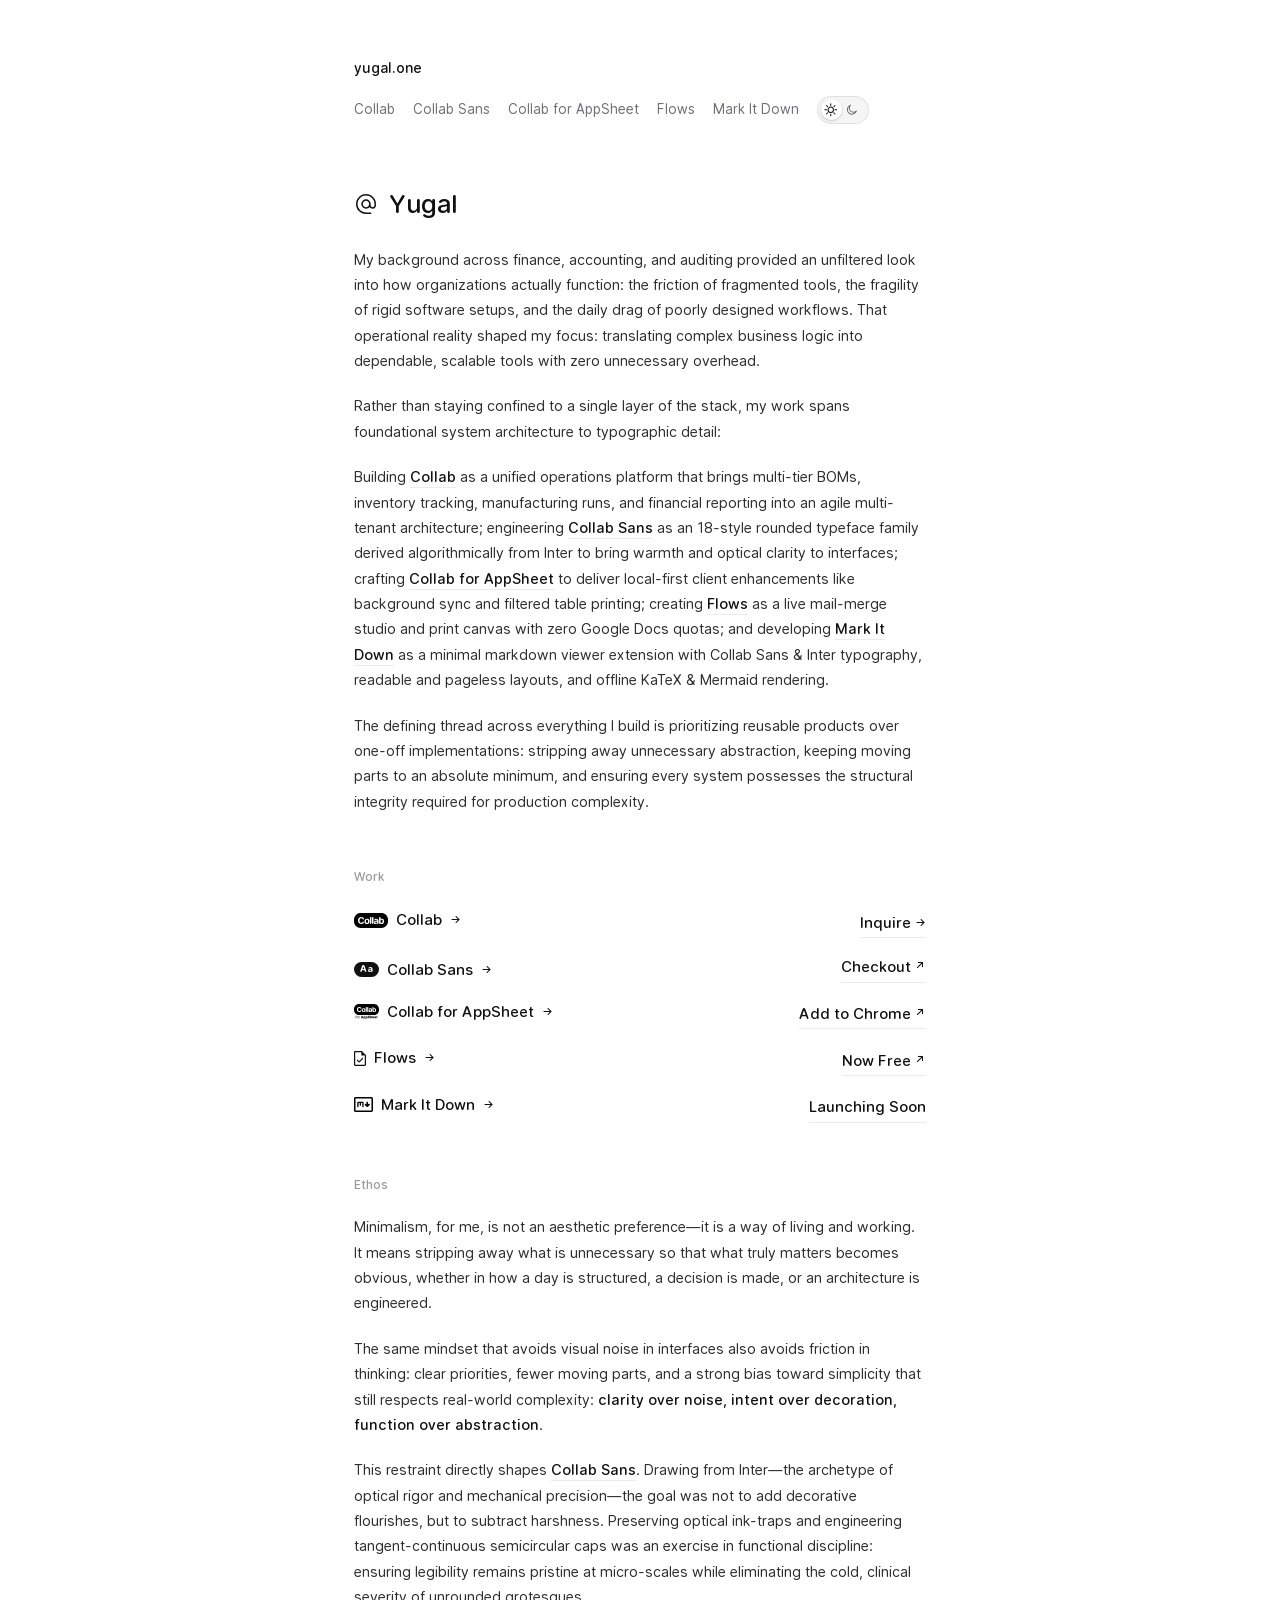
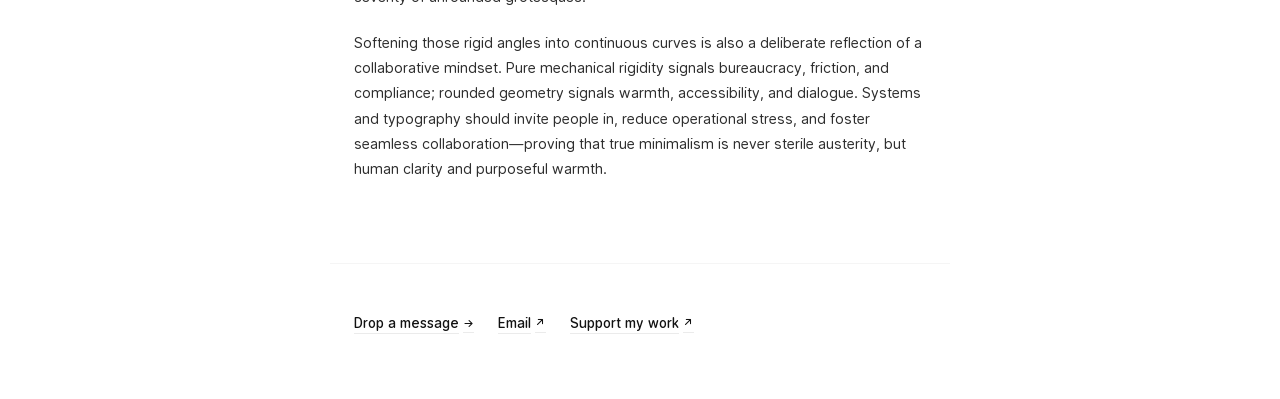
<file: index.html>
<!DOCTYPE html>
<html lang="en">
<head>
  <meta charset="UTF-8">
  <meta name="viewport" content="width=device-width, initial-scale=1.0">
  <title>Yugal</title>
  <meta name="description" content="Translating real business logic into scalable enterprise workflows, minimal digital tools, and typographic systems.">
  <meta name="theme-color" content="#ffffff">
  <link rel="canonical" href="https://yugal.one/">
  <link rel="icon" type="image/svg+xml" href="/yugal/Logo/alternate_email_500dp_000000_FILL1_wght400_GRAD0_opsz48.svg">
  <link rel="stylesheet" href="/css/style.css">

  <script>
    (function () {
      try {
        var t = localStorage.getItem('theme');
        if (!t) {
          t = window.matchMedia('(prefers-color-scheme: dark)').matches ? 'dark' : 'light';
        }
        document.documentElement.setAttribute('data-theme', t);
        if (t === 'dark') {
          var m = document.querySelector('meta[name="theme-color"]');
          if (m) m.setAttribute('content', '#0c0c0c');
        }
      } catch (e) {}
    })();
  </script>

  <!-- Open Graph -->
  <meta property="og:title" content="Yugal">
  <meta property="og:description" content="Translating real business logic into scalable enterprise workflows, minimal digital tools, and typographic systems.">
  <meta property="og:url" content="https://yugal.one/">
  <meta property="og:type" content="website">

  <!-- Google tag (gtag.js) -->
  <script async src="https://www.googletagmanager.com/gtag/js?id=G-ZXEJWQXCP9"></script>
  <script>
    window.dataLayer = window.dataLayer || [];
    function gtag(){dataLayer.push(arguments);}
    gtag('js', new Date());

    gtag('config', 'G-ZXEJWQXCP9');
  </script>
</head>
<body>

  <!-- Minimalist Header -->
  <header class="site-header">
    <nav class="site-nav">
      <a href="/" class="brand-title">yugal.one</a>
      <div class="nav-right">
        <div class="nav-links">
          <a href="/collab" class="nav-link">Collab</a>
          <a href="/collab-sans" class="nav-link">Collab Sans</a>
          <a href="/collab-for-appsheet" class="nav-link">Collab for AppSheet</a>
          <a href="/flows" class="nav-link">Flows</a>
          <a href="/mark-it-down" class="nav-link">Mark It Down</a>
        </div>
        <div class="theme-toggle" role="radiogroup" aria-label="Color theme" data-theme="light" tabindex="0">
          <span class="toggle-thumb" aria-hidden="true"></span>
          <button type="button" role="radio" aria-checked="true" aria-label="Light theme" class="toggle-btn toggle-sun" data-theme-btn="light">
            <svg width="14" height="14" viewBox="0 0 16 16" fill="none" aria-hidden="true">
              <g stroke="currentColor" stroke-width="1.2" stroke-linecap="round" stroke-linejoin="round">
                <circle cx="8" cy="8" r="3.2"></circle>
                <path d="M8 1v2M8 13v2M1 8h2M13 8h2M3.05 3.05l1.41 1.41M11.54 11.54l1.41 1.41M3.05 12.95l1.41-1.41M11.54 4.46l1.41-1.41"></path>
              </g>
            </svg>
          </button>
          <button type="button" role="radio" aria-checked="false" aria-label="Dark theme" class="toggle-btn toggle-moon" data-theme-btn="dark">
            <svg width="14" height="14" viewBox="0 0 16 16" fill="none" aria-hidden="true">
              <path d="M13.5 9.5a5.5 5.5 0 1 1-7-7 4.5 4.5 0 0 0 7 7Z" stroke="currentColor" stroke-width="1.2" stroke-linecap="round" stroke-linejoin="round"></path>
            </svg>
          </button>
        </div>
      </div>
    </nav>
  </header>

  <!-- Main Wrap -->
  <main class="page-wrap">

    <div class="page-header">
      <h1 class="page-title">
        <span class="page-title-mark mark-yugal">
          <svg class="mark-svg" viewBox="0 -960 960 960" aria-hidden="true">
            <path d="M480-80q-83 0-156-31.5T197-197q-54-54-85.5-127T80-480q0-83 31.5-156T197-763q54-54 127-85.5T480-880q83 0 156 31.5T763-763q54 54 85.5 127T880-480v53q0 56-39.34 94.5Q801.31-294 744-294q-36.08 0-68.04-17.5Q644-329 627-361q-26 34-65.08 50.5Q522.83-294 480-294q-77.61 0-132.3-54Q293-402 293-480.01q0-78.02 54.5-133Q402-668 480-668t132.5 54.99Q667-558.02 667-480v53q0 30.61 22.5 51.81Q712-354 743.5-354t54-21.19Q820-396.39 820-427v-53q0-142.38-99-241.19T480-820q-142 0-241 99t-99 241q0 142 98.81 241 98.82 99 241.19 99h184q12.75 0 21.38 8.68 8.62 8.67 8.62 21.5 0 12.82-8.62 21.32Q676.75-80 664-80H480Zm90-310.75q37-36.75 37-89.25 0-54-37.06-91t-90-37Q427-608 390-571t-37 91q0 52.5 37.06 89.25t90 36.75Q533-354 570-390.75Z"/>
          </svg>
        </span>
        <span>Yugal</span>
      </h1>
    </div>

    <p>
      My background across finance, accounting, and auditing provided an unfiltered look into how organizations actually function: the friction of fragmented tools, the fragility of rigid software setups, and the daily drag of poorly designed workflows. That operational reality shaped my focus: translating complex business logic into dependable, scalable tools with zero unnecessary overhead.
    </p>

    <p>
      Rather than staying confined to a single layer of the stack, my work spans foundational system architecture to typographic detail:
    </p>

    <p>
      Building <a href="/collab" class="inline-link"><strong>Collab</strong></a> as a unified operations platform that brings multi-tier BOMs, inventory tracking, manufacturing runs, and financial reporting into an agile multi-tenant architecture; engineering <a href="/collab-sans" class="inline-link"><strong>Collab Sans</strong></a> as an 18-style rounded typeface family derived algorithmically from Inter to bring warmth and optical clarity to interfaces; crafting <a href="/collab-for-appsheet" class="inline-link"><strong>Collab for AppSheet</strong></a> to deliver local-first client enhancements like background sync and filtered table printing; creating <a href="/flows" class="inline-link"><strong>Flows</strong></a> as a live mail-merge studio and print canvas with zero Google Docs quotas; and developing <a href="/mark-it-down" class="inline-link"><strong>Mark It Down</strong></a> as a minimal markdown viewer extension with Collab Sans &amp; Inter typography, readable and pageless layouts, and offline KaTeX &amp; Mermaid rendering.
    </p>

    <p>
      The defining thread across everything I build is prioritizing reusable products over one-off implementations: stripping away unnecessary abstraction, keeping moving parts to an absolute minimum, and ensuring every system possesses the structural integrity required for production complexity.
    </p>

    <!-- Work -->
    <div class="section-label">Work</div>
    <div class="work-list">

      <div class="work-entry">
        <div class="work-row">
          <a href="/collab" class="work-title">
            <span class="work-title-mark mark-collab"><img src="/collab/Logo/Collab-500px-fit.svg" alt="" class="mark-svg"></span>
            <span class="work-title-text">Collab</span>
            <span class="arrow">→</span>
          </a>
          <a href="/contact/?product=Collab&tags=Product%20inquiry%2CLicensing%20%26%20billing&title=Pricing%20request%20for%20Collab&description=Hi%20Yugal%E2%80%94%0A%0AI%20would%20like%20to%20request%20pricing%20for%20Collab.%0A%0AOrganization%20%26%20deployment%20details%3A%0A-%20Deployment%20model%3A%20SaaS%20/%20Bespoke%20development%0A-%20Team%20size%3A%20%0A-%20Google%20Workspace%20edition%3A%20%0A-%20AppSheet%20license%3A%20%0A-%20Monthly%20retainership%20%26%20support%3A%20Yes%20/%20No%0A-%20Custom%20developments%20and%20add-ons%20%28if%20any%29%3A%20%0A-%20Estimated%20budget%20%26%20target%20rollout%3A%20%0A%0ALooking%20forward%20to%20your%20pricing%20and%20next%20steps." class="action-link">Inquire <span class="arrow">&rarr;</span></a>
        </div>
      </div>

      <div class="work-entry">
        <div class="work-row">
          <a href="/collab-sans" class="work-title">
            <span class="work-title-mark mark-aa" aria-hidden="true">Aa</span>
            <span class="work-title-text">Collab Sans</span>
            <span class="arrow">→</span>
          </a>
          <a href="https://github.com/yugalone/collab-sans" target="_blank" rel="noopener" class="action-link">Checkout <span class="arrow">↗</span></a>
        </div>
      </div>

      <div class="work-entry">
        <div class="work-row">
          <a href="/collab-for-appsheet" class="work-title">
            <span class="work-title-mark mark-collab-for-appsheet"><img src="/collab-for-appsheet/Logo/Collab-for-AppSheet-500px-fit.svg" alt="" class="mark-svg"></span>
            <span class="work-title-text">Collab for AppSheet</span>
            <span class="arrow">→</span>
          </a>
          <a href="https://chromewebstore.google.com/detail/pnladnoiagcckfbccpkfbpimjmmbiaok?utm_source=item-share-cb" target="_blank" rel="noopener" class="action-link">Add to Chrome <span class="arrow">↗</span></a>
        </div>
      </div>

      <div class="work-entry">
        <div class="work-row">
          <a href="/flows" class="work-title">
            <span class="work-title-mark mark-flows"><img src="/flows/Logo/Flows-500px-fit.svg" alt="" class="mark-svg"></span>
            <span class="work-title-text">Flows</span>
            <span class="arrow">→</span>
          </a>
          <a href="https://script.google.com/macros/s/AKfycbxIBeaEK0WxIMee11wfWxRfV1buk9XhU0LMexZTVU2YiMXTz5tSee_guJnmWTBE9Fp-ZA/exec" target="_blank" rel="noopener" class="action-link">Now Free <span class="arrow">↗</span></a>
        </div>
      </div>

      <div class="work-entry">
        <div class="work-row">
          <a href="/mark-it-down" class="work-title">
            <span class="work-title-mark mark-mark-it-down"><img src="/mark-it-down/Logo/Mark-It-Down-500px-fit.svg" alt="" class="mark-svg"></span>
            <span class="work-title-text">Mark It Down</span>
            <span class="arrow">→</span>
          </a>
          <a href="/mark-it-down" class="action-link">Launching Soon</a>
        </div>
      </div>

    </div>

    <!-- Ethos -->
    <div class="section-label">Ethos</div>
    <p>
      Minimalism, for me, is not an aesthetic preference—it is a way of living and working. It means stripping away what is unnecessary so that what truly matters becomes obvious, whether in how a day is structured, a decision is made, or an architecture is engineered.
    </p>
    <p>
      The same mindset that avoids visual noise in interfaces also avoids friction in thinking: clear priorities, fewer moving parts, and a strong bias toward simplicity that still respects real-world complexity: <strong>clarity over noise, intent over decoration, function over abstraction</strong>.
    </p>
    <p>
      This restraint directly shapes <a href="/collab-sans" class="inline-link"><strong>Collab Sans</strong></a>. Drawing from Inter—the archetype of optical rigor and mechanical precision—the goal was not to add decorative flourishes, but to subtract harshness. Preserving optical ink-traps and engineering tangent-continuous semicircular caps was an exercise in functional discipline: ensuring legibility remains pristine at micro-scales while eliminating the cold, clinical severity of unrounded grotesques.
    </p>
    <p>
      Softening those rigid angles into continuous curves is also a deliberate reflection of a collaborative mindset. Pure mechanical rigidity signals bureaucracy, friction, and compliance; rounded geometry signals warmth, accessibility, and dialogue. Systems and typography should invite people in, reduce operational stress, and foster seamless collaboration—proving that true minimalism is never sterile austerity, but human clarity and purposeful warmth.
    </p>

  </main>

  <!-- Universal Common Footer -->
  <footer class="site-footer">
    <div class="footer-links">
      <a href="/contact" class="footer-link">Drop a message <span class="arrow">&rarr;</span></a>
      <a href="mailto:contact@yugal.one" target="_blank" rel="noopener" class="footer-link">Email <span class="arrow">↗</span></a>
      <a href="https://pages.razorpay.com/yugalone" target="_blank" rel="noopener" class="footer-link">Support my work <span class="arrow">↗</span></a>
    </div>
  </footer>

  <script src="/js/lenis.min.js"></script>
  <script src="/js/site.js"></script>
</body>
</html>
</file>
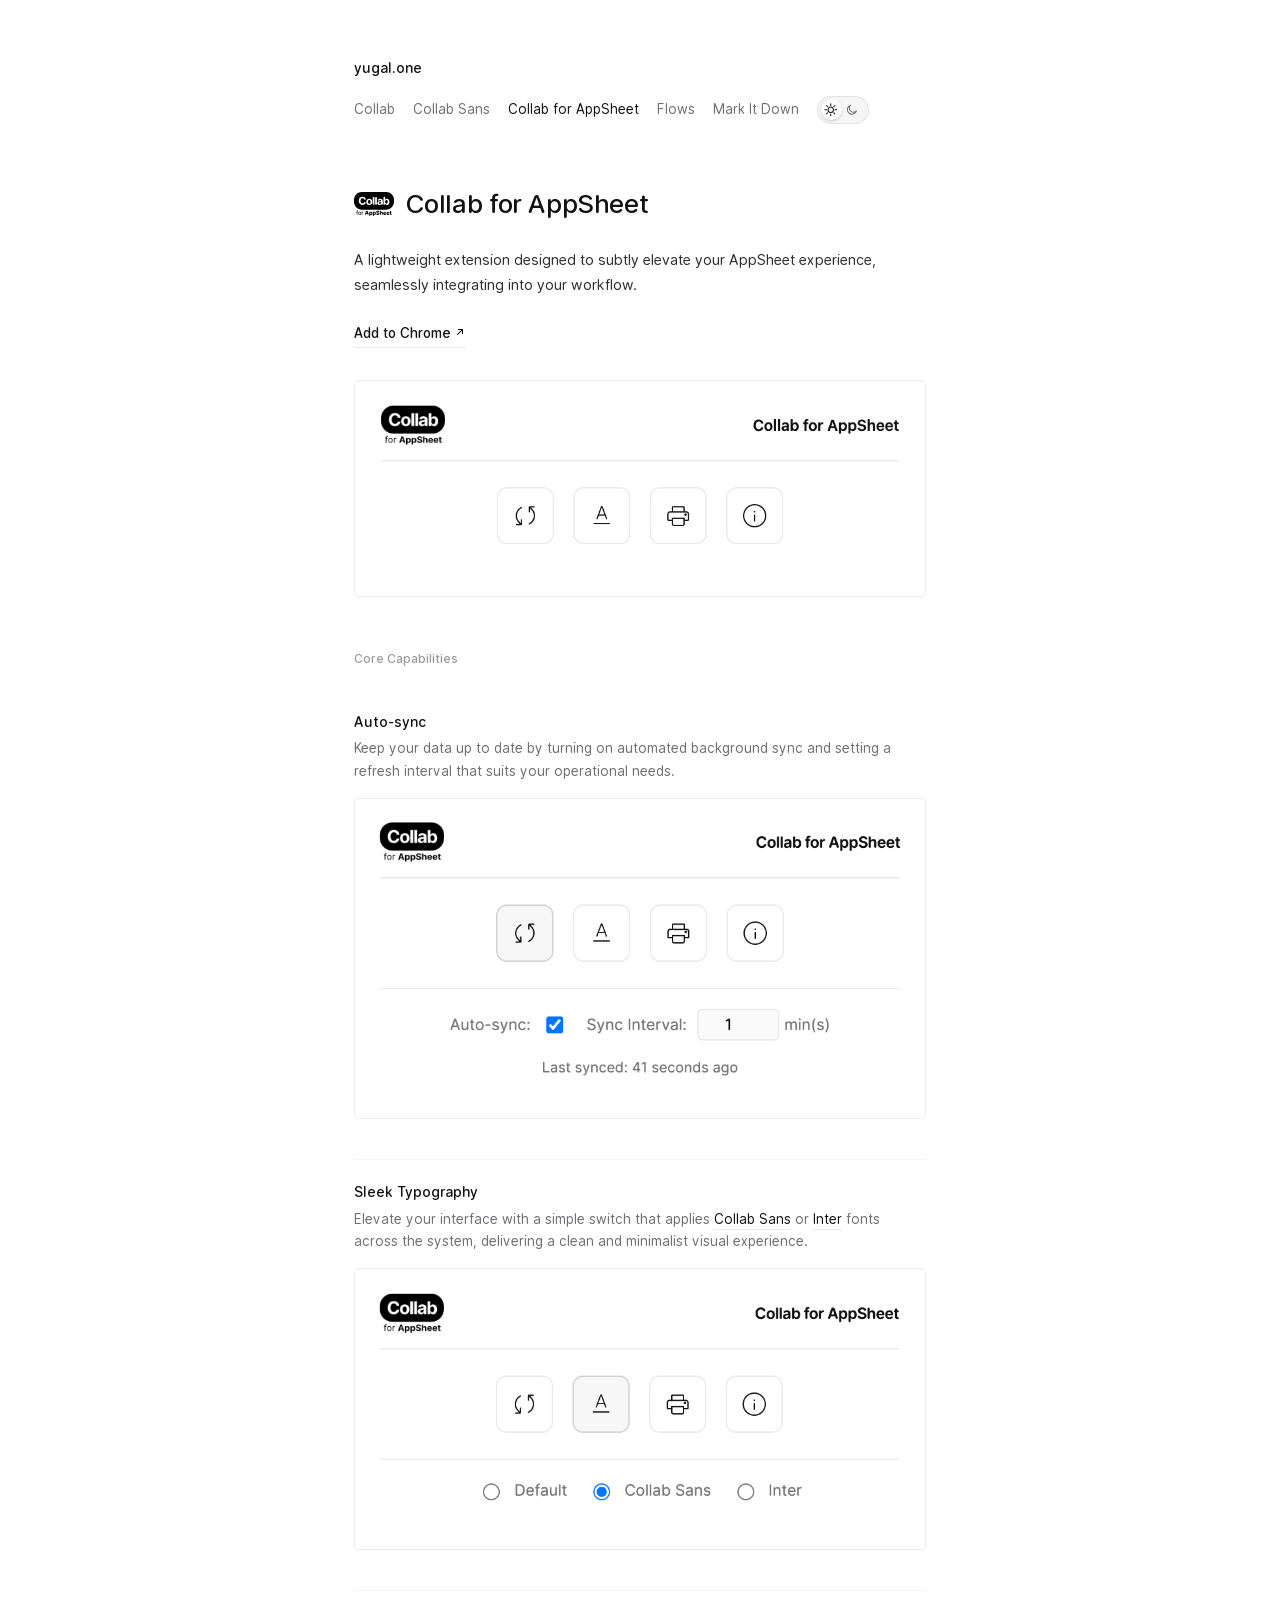
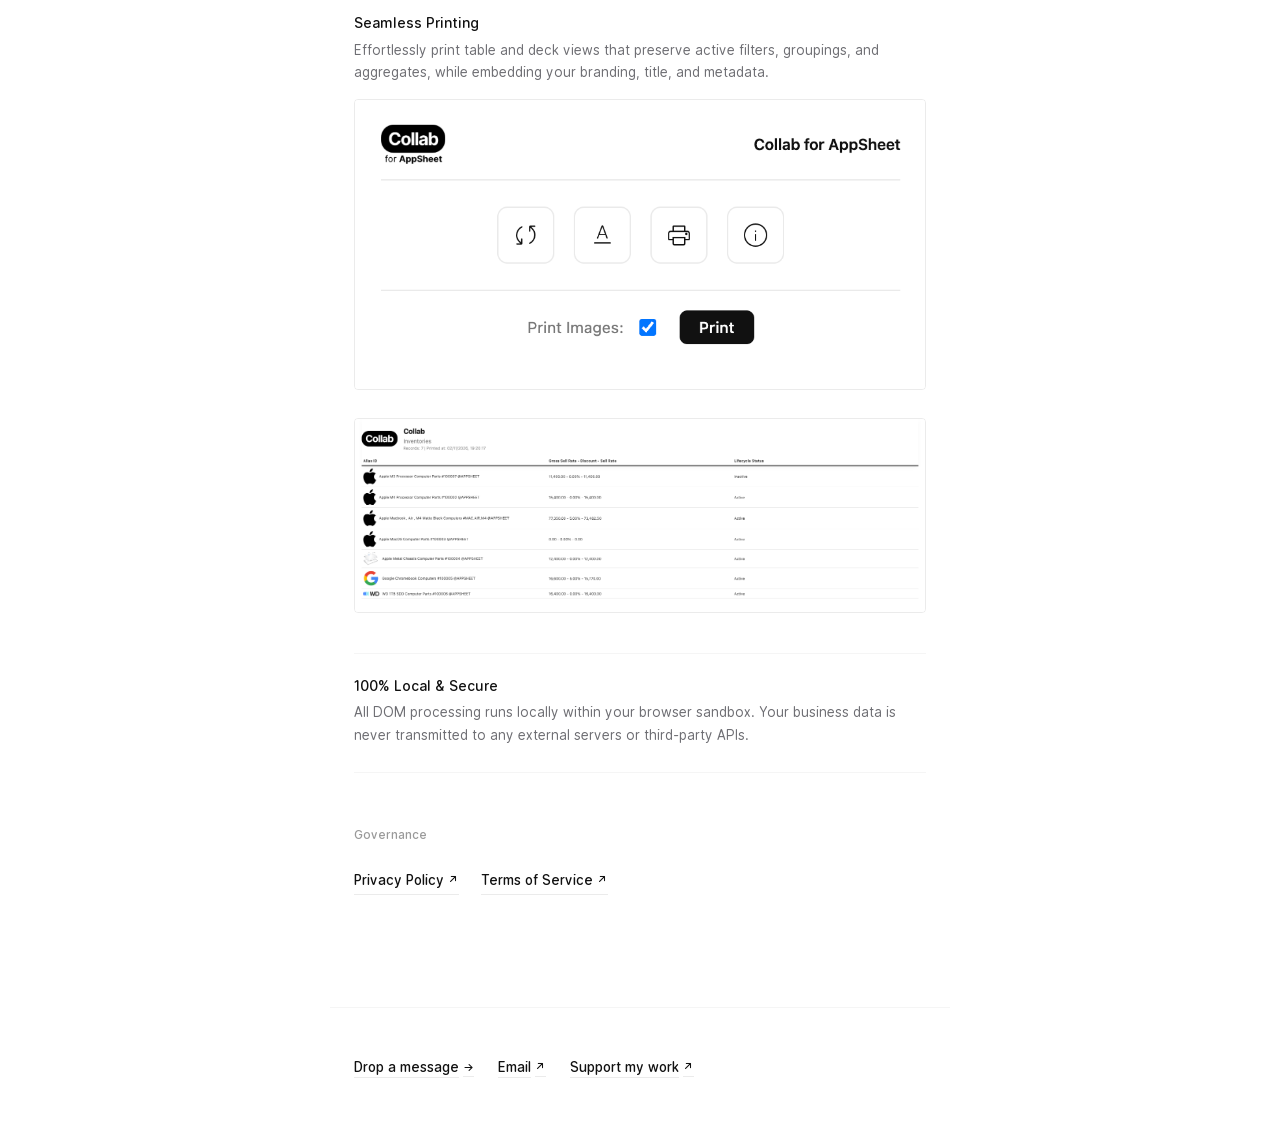
<file: collab-for-appsheet/index.html>
<!DOCTYPE html>
<html lang="en">
<head>
  <meta charset="UTF-8">
  <meta name="viewport" content="width=device-width, initial-scale=1.0">
  <title>Collab for AppSheet</title>
  <meta name="description" content="A lightweight Chrome extension designed to subtly elevate your AppSheet experience with auto-sync, Collab Sans typography, filtered table printing, and 100% local client-side execution.">
  <meta name="theme-color" content="#ffffff">
  <link rel="canonical" href="https://yugal.one/collab-for-appsheet">
  <link rel="icon" type="image/svg+xml" href="/collab-for-appsheet/Logo/Collab-for-AppSheet-500px-fit.svg">
  <link rel="stylesheet" href="/css/style.css">

  <script>
    (function () {
      try {
        var t = localStorage.getItem('theme');
        if (!t) {
          t = window.matchMedia('(prefers-color-scheme: dark)').matches ? 'dark' : 'light';
        }
        document.documentElement.setAttribute('data-theme', t);
        if (t === 'dark') {
          var m = document.querySelector('meta[name="theme-color"]');
          if (m) m.setAttribute('content', '#0c0c0c');
        }
      } catch (e) {}
    })();
  </script>

  <!-- Open Graph -->
  <meta property="og:title" content="Collab for AppSheet">
  <meta property="og:description" content="Auto-sync, Collab Sans typography toggle, filtered table printing, and 100% local client-side security for AppSheet.">
  <meta property="og:url" content="https://yugal.one/collab-for-appsheet">
  <meta property="og:type" content="website">

  <!-- Google tag (gtag.js) -->
  <script async src="https://www.googletagmanager.com/gtag/js?id=G-ZXEJWQXCP9"></script>
  <script>
    window.dataLayer = window.dataLayer || [];
    function gtag(){dataLayer.push(arguments);}
    gtag('js', new Date());

    gtag('config', 'G-ZXEJWQXCP9');
  </script>
</head>
<body>

  <!-- Minimalist Header -->
  <header class="site-header">
    <nav class="site-nav">
      <a href="/" class="brand-title">yugal.one</a>
      <div class="nav-right">
        <div class="nav-links">
          <a href="/collab" class="nav-link">Collab</a>
          <a href="/collab-sans" class="nav-link">Collab Sans</a>
          <a href="/collab-for-appsheet" class="nav-link active">Collab for AppSheet</a>
          <a href="/flows" class="nav-link">Flows</a>
          <a href="/mark-it-down" class="nav-link">Mark It Down</a>
        </div>
        <div class="theme-toggle" role="radiogroup" aria-label="Color theme" data-theme="light" tabindex="0">
          <span class="toggle-thumb" aria-hidden="true"></span>
          <button type="button" role="radio" aria-checked="true" aria-label="Light theme" class="toggle-btn toggle-sun" data-theme-btn="light">
            <svg width="14" height="14" viewBox="0 0 16 16" fill="none" aria-hidden="true">
              <g stroke="currentColor" stroke-width="1.2" stroke-linecap="round" stroke-linejoin="round">
                <circle cx="8" cy="8" r="3.2"></circle>
                <path d="M8 1v2M8 13v2M1 8h2M13 8h2M3.05 3.05l1.41 1.41M11.54 11.54l1.41 1.41M3.05 12.95l1.41-1.41M11.54 4.46l1.41-1.41"></path>
              </g>
            </svg>
          </button>
          <button type="button" role="radio" aria-checked="false" aria-label="Dark theme" class="toggle-btn toggle-moon" data-theme-btn="dark">
            <svg width="14" height="14" viewBox="0 0 16 16" fill="none" aria-hidden="true">
              <path d="M13.5 9.5a5.5 5.5 0 1 1-7-7 4.5 4.5 0 0 0 7 7Z" stroke="currentColor" stroke-width="1.2" stroke-linecap="round" stroke-linejoin="round"></path>
            </svg>
          </button>
        </div>
      </div>
    </nav>
  </header>

  <!-- Main Wrap -->
  <main class="page-wrap">

    <div class="page-header">
      <h1 class="page-title">
        <span class="page-title-mark mark-collab-for-appsheet"><img src="/collab-for-appsheet/Logo/Collab-for-AppSheet-500px-fit.svg" alt="" class="mark-svg"></span>
        <span>Collab for AppSheet</span>
      </h1>
    </div>

    <p>
      A lightweight extension designed to subtly elevate your AppSheet experience, seamlessly integrating into your workflow.
    </p>

    <div class="action-links">
      <a href="https://chromewebstore.google.com/detail/pnladnoiagcckfbccpkfbpimjmmbiaok?utm_source=item-share-cb" target="_blank" rel="noopener" class="action-link">Add to Chrome <span class="arrow">↗</span></a>
    </div>

    <!-- Image 1.png: Popup Introduction -->
    <div class="asset-figure">
      <img src="/collab-for-appsheet/Assets/1.png" alt="Collab for AppSheet interface popup" loading="lazy">
    </div>

    <!-- Capabilities -->
    <div class="section-label">Core Capabilities</div>

    <!-- Auto-sync & Image 2.png -->
    <div class="feature-block">
      <div class="feature-title">Auto-sync</div>
      <div class="feature-text">Keep your data up to date by turning on automated background sync and setting a refresh interval that suits your operational needs.</div>
      <div class="asset-figure">
        <img src="/collab-for-appsheet/Assets/2.png" alt="Auto-sync interval configuration" loading="lazy">
      </div>
    </div>

    <!-- Sleek Typography & Image 3.png -->
    <div class="feature-block">
      <div class="feature-title">Sleek Typography</div>
      <div class="feature-text">Elevate your interface with a simple switch that applies <a href="/collab-sans" class="inline-link">Collab Sans</a> or <a href="https://rsms.me/inter/" target="_blank" rel="noopener" class="inline-link">Inter</a> fonts across the system, delivering a clean and minimalist visual experience.</div>
      <div class="asset-figure">
        <img src="/collab-for-appsheet/Assets/3.png" alt="Typography switcher: Collab Sans and Inter" loading="lazy">
      </div>
    </div>

    <!-- Seamless Printing & Image 4.png + 5.png -->
    <div class="feature-block">
      <div class="feature-title">Seamless Printing</div>
      <div class="feature-text">Effortlessly print table and deck views that preserve active filters, groupings, and aggregates, while embedding your branding, title, and metadata.</div>
      <div class="asset-figure">
        <img src="/collab-for-appsheet/Assets/4.png" alt="Print configuration popup" loading="lazy">
      </div>
      <div class="asset-figure">
        <img src="/collab-for-appsheet/Assets/5.png" alt="Printed table view with preserved filters and custom headers" loading="lazy">
      </div>
    </div>

    <!-- 100% Local & Secure -->
    <div class="feature-block">
      <div class="feature-title">100% Local &amp; Secure</div>
      <div class="feature-text">All DOM processing runs locally within your browser sandbox. Your business data is never transmitted to any external servers or third-party APIs.</div>
    </div>

    <!-- Governance -->
    <div class="section-label">Governance</div>
    <div class="action-links">
      <a href="https://docs.google.com/document/d/1PstV4HSLpxZG_pibqPvkxS_Ad-0Tgu2H/view" target="_blank" rel="noopener" class="action-link">Privacy Policy <span class="arrow">↗</span></a>
      <a href="https://docs.google.com/document/d/1j2jr3ARgTomMcEluGugr3Yt7GiZyslHG/view" target="_blank" rel="noopener" class="action-link">Terms of Service <span class="arrow">↗</span></a>
    </div>

  </main>

  <!-- Universal Common Footer -->
  <footer class="site-footer">
    <div class="footer-links">
      <a href="/contact" class="footer-link">Drop a message <span class="arrow">&rarr;</span></a>
      <a href="mailto:contact@yugal.one" target="_blank" rel="noopener" class="footer-link">Email <span class="arrow">↗</span></a>
      <a href="https://pages.razorpay.com/yugalone" target="_blank" rel="noopener" class="footer-link">Support my work <span class="arrow">↗</span></a>
    </div>
  </footer>

  <script src="/js/lenis.min.js"></script>
  <script src="/js/site.js"></script>
</body>
</html>
</file>
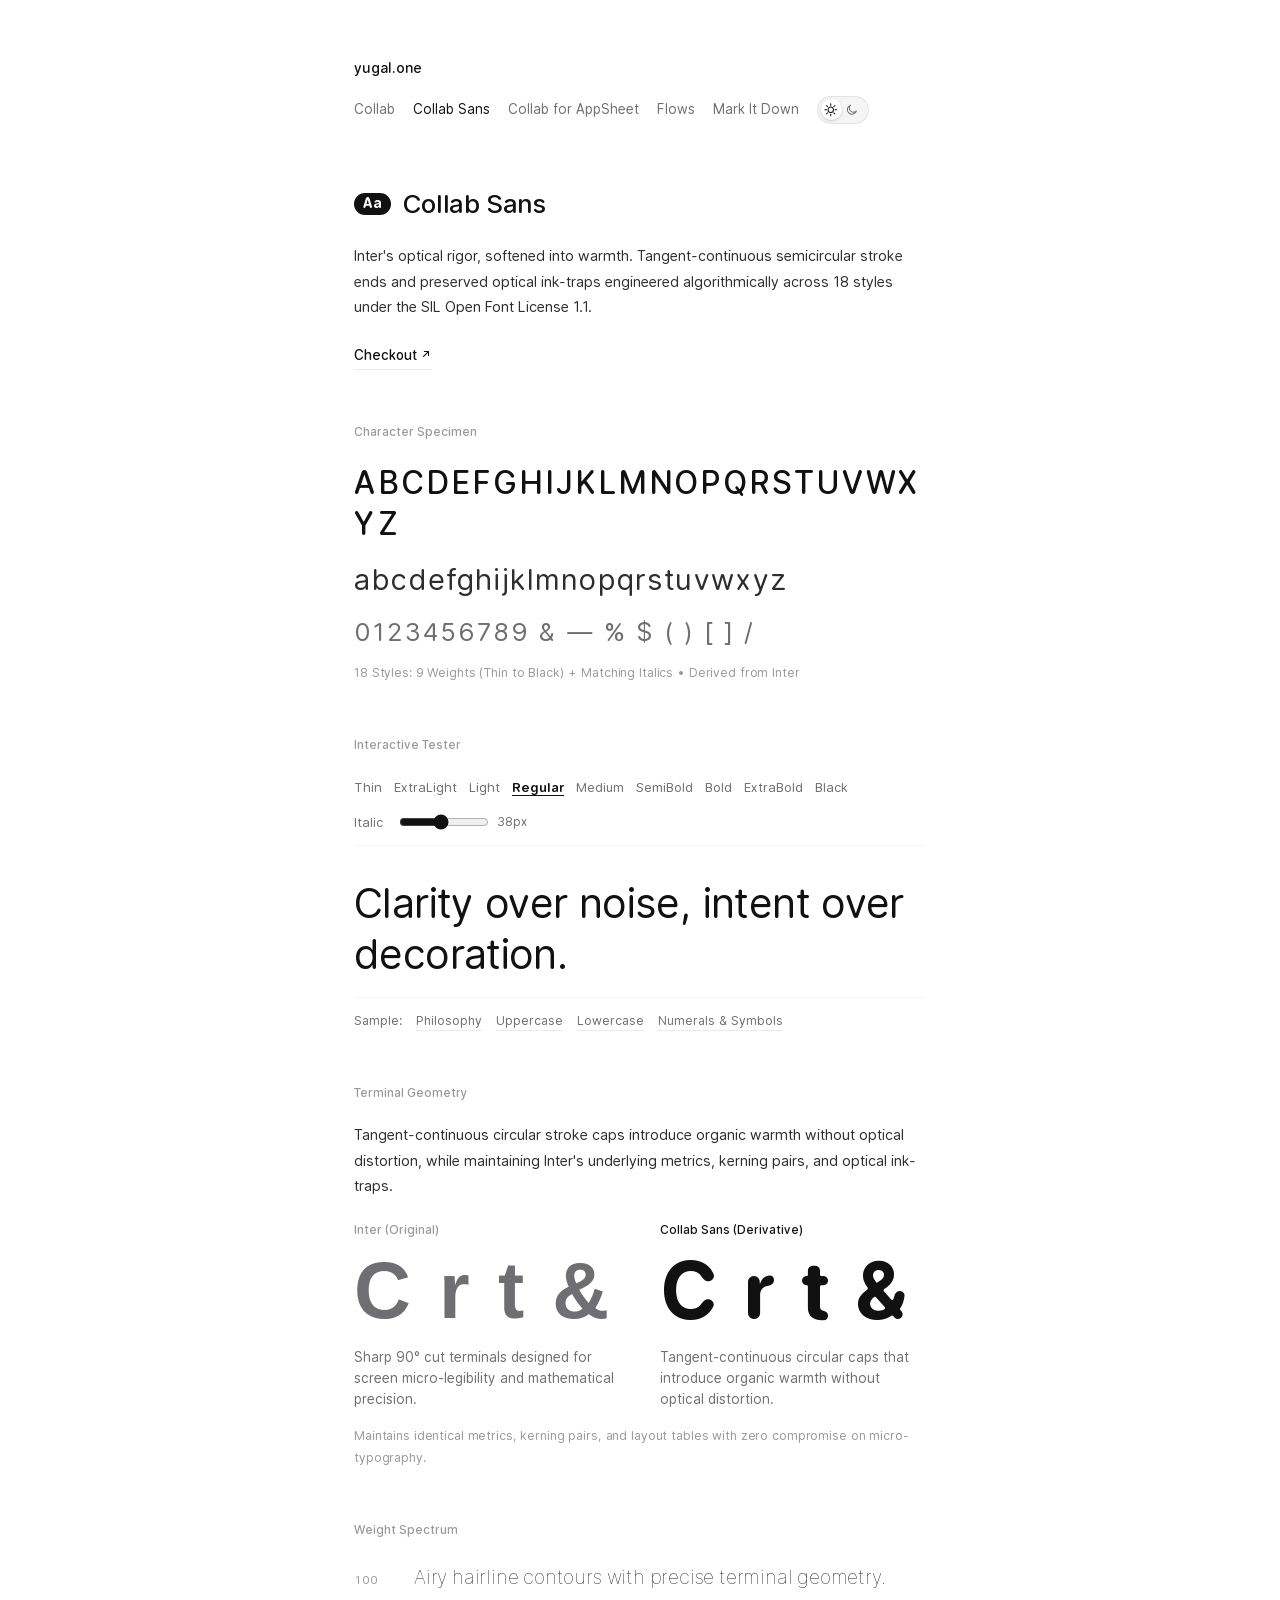
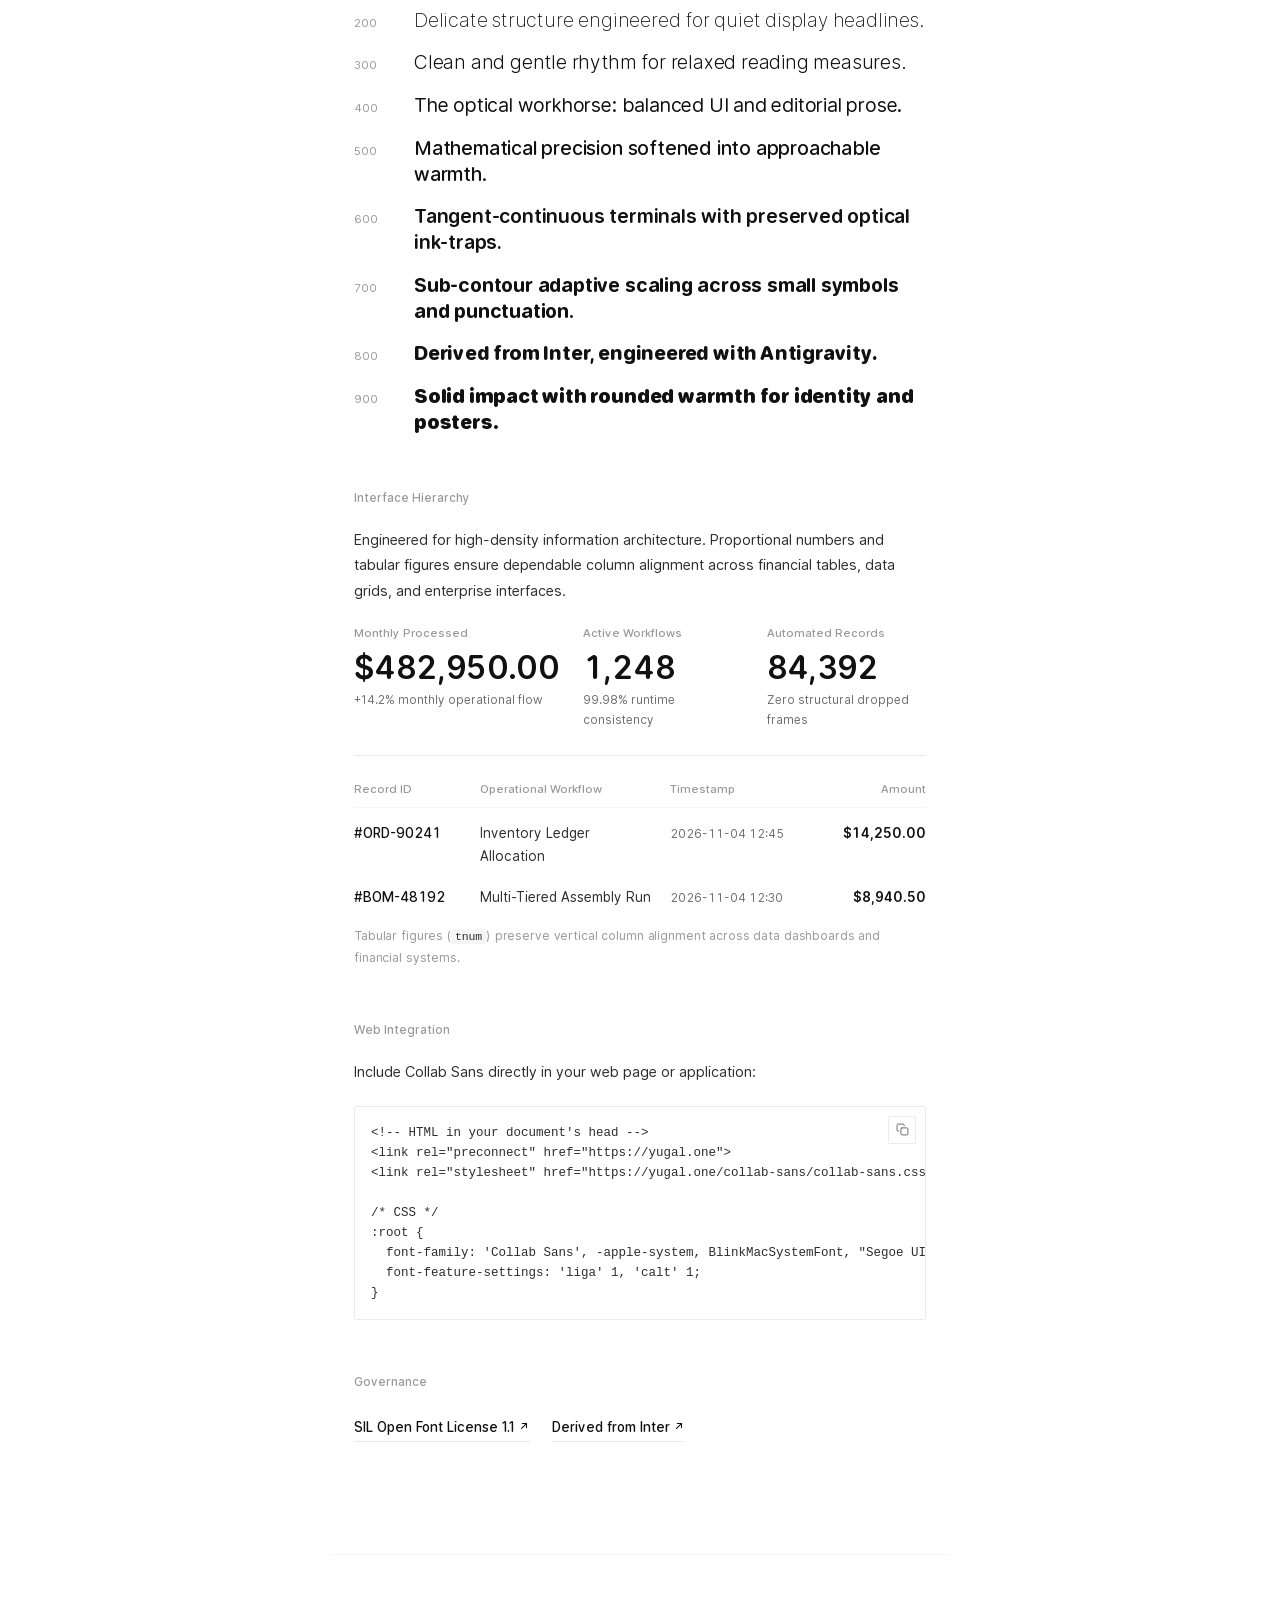
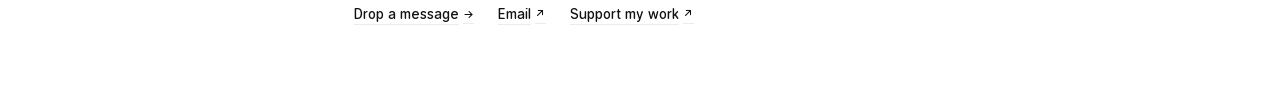
<file: collab-sans/index.html>
<!DOCTYPE html>
<html lang="en">
<head>
  <meta charset="UTF-8">
  <meta name="viewport" content="width=device-width, initial-scale=1.0">
  <title>Collab Sans</title>
  <meta name="description" content="Collab Sans is a clean, warm neo-grotesque rounded typeface family derived from Inter across 18 styles. Built by Yugal with Antigravity under SIL OFL 1.1.">
  <meta name="theme-color" content="#ffffff">
  <link rel="canonical" href="https://yugal.one/collab-sans">
  <link rel="icon" type="image/svg+xml" href="/collab-sans/Logo/Collab-Sans-Aa.svg">
  <link rel="stylesheet" href="/css/style.css">

  <script>
    (function () {
      try {
        var t = localStorage.getItem('theme');
        if (!t) {
          t = window.matchMedia('(prefers-color-scheme: dark)').matches ? 'dark' : 'light';
        }
        document.documentElement.setAttribute('data-theme', t);
        if (t === 'dark') {
          var m = document.querySelector('meta[name="theme-color"]');
          if (m) m.setAttribute('content', '#0c0c0c');
        }
      } catch (e) {}
    })();
  </script>

  <!-- Open Graph -->
  <meta property="og:title" content="Collab Sans">
  <meta property="og:description" content="18 styles: 9 weights (Thin to Black) with matching true italics. SIL Open Font License 1.1.">
  <meta property="og:url" content="https://yugal.one/collab-sans">
  <meta property="og:type" content="website">

  <!-- Google tag (gtag.js) -->
  <script async src="https://www.googletagmanager.com/gtag/js?id=G-ZXEJWQXCP9"></script>
  <script>
    window.dataLayer = window.dataLayer || [];
    function gtag(){dataLayer.push(arguments);}
    gtag('js', new Date());

    gtag('config', 'G-ZXEJWQXCP9');
  </script>

  <style>
    .tester-toolbar {
      display: flex;
      justify-content: space-between;
      align-items: center;
      flex-wrap: wrap;
      gap: 16px;
      padding-bottom: 12px;
      border-bottom: 1px solid var(--line-faint);
      margin: 24px 0 16px;
    }

    .weight-selector {
      display: flex;
      flex-wrap: wrap;
      gap: 12px;
    }

    .w-btn {
      font-family: inherit;
      font-size: 13px;
      font-weight: 400;
      background: none;
      border: none;
      color: var(--text-muted);
      cursor: pointer;
      padding: 0;
      transition: color 0.15s ease;
    }
    .w-btn:hover {
      color: var(--text-main);
    }
    .w-btn.active {
      color: var(--text-main);
      font-weight: 600;
      text-decoration: underline;
      text-underline-offset: 3px;
    }

    .tester-adjusters {
      display: flex;
      align-items: center;
      gap: 16px;
      font-size: 12.5px;
      color: var(--text-muted);
    }

    .slider-wrap {
      display: flex;
      align-items: center;
      gap: 8px;
    }
    .slider-wrap input[type="range"] {
      width: 90px;
      accent-color: var(--text-main);
      cursor: pointer;
    }

    .italic-btn {
      background: none;
      border: none;
      font-family: inherit;
      font-size: 13px;
      color: var(--text-muted);
      cursor: pointer;
      padding: 0;
    }
    .italic-btn.active {
      color: var(--text-main);
      font-weight: 600;
      text-decoration: underline;
      text-underline-offset: 3px;
    }

    .editable-canvas {
      width: 100%;
      min-height: 100px;
      outline: none;
      font-size: clamp(1.8rem, 4vw, 2.75rem);
      font-weight: 400;
      line-height: 1.25;
      letter-spacing: -0.015em;
      padding: 16px 0;
      word-break: break-word;
      color: var(--text-main);
      border-bottom: 1px solid var(--line-faint);
    }

    .preset-links {
      display: flex;
      align-items: baseline;
      gap: 14px;
      flex-wrap: wrap;
      padding-top: 12px;
      font-size: 12.5px;
      color: var(--text-muted);
    }
    .preset-btn {
      background: none;
      border: none;
      font-family: inherit;
      font-size: inherit;
      color: var(--text-muted);
      cursor: pointer;
      text-decoration: underline;
      text-underline-offset: 5px;
      text-decoration-thickness: 1px;
      text-decoration-color: var(--line);
      transition: text-decoration-color 0.15s ease, color 0.15s ease;
    }
    .preset-btn:hover {
      color: var(--text-main);
      text-decoration-color: var(--text-main);
    }

    .weight-stack {
      display: flex;
      flex-direction: column;
      gap: 16px;
      margin: 24px 0;
    }
    .weight-row {
      display: flex;
      align-items: baseline;
      gap: 28px;
    }
    .weight-num {
      width: 32px;
      font-size: 11.5px;
      color: var(--text-faint);
      font-variant-numeric: tabular-nums;
      flex-shrink: 0;
    }
    .weight-sample {
      font-size: clamp(1.05rem, 1.8vw, 1.3rem);
      line-height: 1.35;
      letter-spacing: -0.01em;
      color: var(--text-main);
    }

  </style>
</head>
<body>

  <!-- Minimalist Header -->
  <header class="site-header">
    <nav class="site-nav">
      <a href="/" class="brand-title">yugal.one</a>
      <div class="nav-right">
        <div class="nav-links">
          <a href="/collab" class="nav-link">Collab</a>
          <a href="/collab-sans" class="nav-link active">Collab Sans</a>
          <a href="/collab-for-appsheet" class="nav-link">Collab for AppSheet</a>
          <a href="/flows" class="nav-link">Flows</a>
          <a href="/mark-it-down" class="nav-link">Mark It Down</a>
        </div>
        <div class="theme-toggle" role="radiogroup" aria-label="Color theme" data-theme="light" tabindex="0">
          <span class="toggle-thumb" aria-hidden="true"></span>
          <button type="button" role="radio" aria-checked="true" aria-label="Light theme" class="toggle-btn toggle-sun" data-theme-btn="light">
            <svg width="14" height="14" viewBox="0 0 16 16" fill="none" aria-hidden="true">
              <g stroke="currentColor" stroke-width="1.2" stroke-linecap="round" stroke-linejoin="round">
                <circle cx="8" cy="8" r="3.2"></circle>
                <path d="M8 1v2M8 13v2M1 8h2M13 8h2M3.05 3.05l1.41 1.41M11.54 11.54l1.41 1.41M3.05 12.95l1.41-1.41M11.54 4.46l1.41-1.41"></path>
              </g>
            </svg>
          </button>
          <button type="button" role="radio" aria-checked="false" aria-label="Dark theme" class="toggle-btn toggle-moon" data-theme-btn="dark">
            <svg width="14" height="14" viewBox="0 0 16 16" fill="none" aria-hidden="true">
              <path d="M13.5 9.5a5.5 5.5 0 1 1-7-7 4.5 4.5 0 0 0 7 7Z" stroke="currentColor" stroke-width="1.2" stroke-linecap="round" stroke-linejoin="round"></path>
            </svg>
          </button>
        </div>
      </div>
    </nav>
  </header>

  <!-- Main Wrap -->
  <main class="page-wrap">

    <div class="page-header">
      <h1 class="page-title">
        <span class="page-title-mark mark-aa" aria-hidden="true">Aa</span>
        <span>Collab Sans</span>
      </h1>
    </div>

    <p>
      Inter's optical rigor, softened into warmth. Tangent-continuous semicircular stroke ends and preserved optical ink-traps engineered algorithmically across 18 styles under the SIL Open Font License 1.1.
    </p>

    <div class="action-links">
      <a href="https://github.com/yugalone/collab-sans" target="_blank" rel="noopener" class="action-link">Checkout <span class="arrow">↗</span></a>
    </div>

    <!-- Character Specimen (Card 1) -->
    <div class="section-label">Character Specimen</div>
    <div class="glyph-specimen">
      <div class="glyph-line caps">ABCDEFGHIJKLMNOPQRSTUVWXYZ</div>
      <div class="glyph-line lower">abcdefghijklmnopqrstuvwxyz</div>
      <div class="glyph-line symbols">0123456789 &amp; — % $ ( ) [ ] /</div>
    </div>
    <div class="specimen-meta">18 Styles: 9 Weights (Thin to Black) + Matching Italics • Derived from Inter</div>

    <!-- Type Tester -->
    <div class="section-label">Interactive Tester</div>

    <div class="tester-toolbar">
      <div class="weight-selector">
        <button class="w-btn" data-weight="100" onclick="setWeight(100)">Thin</button>
        <button class="w-btn" data-weight="200" onclick="setWeight(200)">ExtraLight</button>
        <button class="w-btn" data-weight="300" onclick="setWeight(300)">Light</button>
        <button class="w-btn active" data-weight="400" onclick="setWeight(400)">Regular</button>
        <button class="w-btn" data-weight="500" onclick="setWeight(500)">Medium</button>
        <button class="w-btn" data-weight="600" onclick="setWeight(600)">SemiBold</button>
        <button class="w-btn" data-weight="700" onclick="setWeight(700)">Bold</button>
        <button class="w-btn" data-weight="800" onclick="setWeight(800)">ExtraBold</button>
        <button class="w-btn" data-weight="900" onclick="setWeight(900)">Black</button>
      </div>

      <div class="tester-adjusters">
        <button class="italic-btn" id="italicBtn" onclick="toggleItalic()">Italic</button>
        <div class="slider-wrap">
          <input type="range" min="16" max="64" value="38" oninput="setSize(this.value)">
          <span id="sizeVal">38px</span>
        </div>
      </div>
    </div>

    <div class="editable-canvas" id="canvas" contenteditable="true" spellcheck="false">
      Clarity over noise, intent over decoration.
    </div>

    <div class="preset-links">
      <span>Sample:</span>
      <button class="preset-btn" onclick="setText('Clarity over noise, intent over decoration.')">Philosophy</button>
      <button class="preset-btn" onclick="setText('A B C D E F G H I J K L M N O P Q R S T U V W X Y Z')">Uppercase</button>
      <button class="preset-btn" onclick="setText('a b c d e f g h i j k l m n o p q r s t u v w x y z')">Lowercase</button>
      <button class="preset-btn" onclick="setText('0 1 2 3 4 5 6 7 8 9 &amp; @ # $ % ! ? ( ) [ ]')">Numerals &amp; Symbols</button>
    </div>

    <!-- Terminal Geometry (Card 2) -->
    <div class="section-label">Terminal Geometry</div>
    <p>
      Tangent-continuous circular stroke caps introduce organic warmth without optical distortion, while maintaining Inter's underlying metrics, kerning pairs, and optical ink-traps.
    </p>

    <div class="comparison-grid">
      <div class="comparison-col">
        <div class="col-header">Inter (Original)</div>
        <div class="col-sample inter-sample">C r t &amp;</div>
        <p class="col-note">Sharp 90° cut terminals designed for screen micro-legibility and mathematical precision.</p>
      </div>
      <div class="comparison-col">
        <div class="col-header active">Collab Sans (Derivative)</div>
        <div class="col-sample collab-sample">C r t &amp;</div>
        <p class="col-note">Tangent-continuous circular caps that introduce organic warmth without optical distortion.</p>
      </div>
    </div>
    <div class="specimen-meta">Maintains identical metrics, kerning pairs, and layout tables with zero compromise on micro-typography.</div>

    <!-- Weight Spectrum -->
    <div class="section-label">Weight Spectrum</div>
    <div class="weight-stack">
      <div class="weight-row">
        <div class="weight-num">100</div>
        <div class="weight-sample" style="font-weight: 100;">Airy hairline contours with precise terminal geometry.</div>
      </div>
      <div class="weight-row">
        <div class="weight-num">200</div>
        <div class="weight-sample" style="font-weight: 200;">Delicate structure engineered for quiet display headlines.</div>
      </div>
      <div class="weight-row">
        <div class="weight-num">300</div>
        <div class="weight-sample" style="font-weight: 300;">Clean and gentle rhythm for relaxed reading measures.</div>
      </div>
      <div class="weight-row">
        <div class="weight-num">400</div>
        <div class="weight-sample" style="font-weight: 400;">The optical workhorse: balanced UI and editorial prose.</div>
      </div>
      <div class="weight-row">
        <div class="weight-num">500</div>
        <div class="weight-sample" style="font-weight: 500;">Mathematical precision softened into approachable warmth.</div>
      </div>
      <div class="weight-row">
        <div class="weight-num">600</div>
        <div class="weight-sample" style="font-weight: 600;">Tangent-continuous terminals with preserved optical ink-traps.</div>
      </div>
      <div class="weight-row">
        <div class="weight-num">700</div>
        <div class="weight-sample" style="font-weight: 700;">Sub-contour adaptive scaling across small symbols and punctuation.</div>
      </div>
      <div class="weight-row">
        <div class="weight-num">800</div>
        <div class="weight-sample" style="font-weight: 800;">Derived from Inter, engineered with Antigravity.</div>
      </div>
      <div class="weight-row">
        <div class="weight-num">900</div>
        <div class="weight-sample" style="font-weight: 900;">Solid impact with rounded warmth for identity and posters.</div>
      </div>
    </div>

    <!-- Interface Hierarchy (Card 4) -->
    <div class="section-label">Interface Hierarchy</div>
    <p>
      Engineered for high-density information architecture. Proportional numbers and tabular figures ensure dependable column alignment across financial tables, data grids, and enterprise interfaces.
    </p>
    <div class="ui-metrics-row">
      <div class="ui-metric">
        <div class="metric-label">Monthly Processed</div>
        <div class="metric-val">$482,950.00</div>
        <div class="metric-sub">+14.2% monthly operational flow</div>
      </div>
      <div class="ui-metric">
        <div class="metric-label">Active Workflows</div>
        <div class="metric-val">1,248</div>
        <div class="metric-sub">99.98% runtime consistency</div>
      </div>
      <div class="ui-metric">
        <div class="metric-label">Automated Records</div>
        <div class="metric-val">84,392</div>
        <div class="metric-sub">Zero structural dropped frames</div>
      </div>
    </div>

    <div class="ui-table-wrap">
      <div class="ui-table">
        <div class="ui-table-head">
          <div>Record ID</div>
          <div>Operational Workflow</div>
          <div>Timestamp</div>
          <div class="num-col">Amount</div>
        </div>
        <div class="ui-table-row">
          <div class="row-id">#ORD-90241</div>
          <div class="row-desc">Inventory Ledger Allocation</div>
          <div class="row-date">2026-11-04 12:45</div>
          <div class="row-val num-col">$14,250.00</div>
        </div>
        <div class="ui-table-row">
          <div class="row-id">#BOM-48192</div>
          <div class="row-desc">Multi-Tiered Assembly Run</div>
          <div class="row-date">2026-11-04 12:30</div>
          <div class="row-val num-col">$8,940.50</div>
        </div>
      </div>
    </div>
    <div class="specimen-meta">Tabular figures (<code class="inline-code">tnum</code>) preserve vertical column alignment across data dashboards and financial systems.</div>

    <!-- Web Integration -->
    <div class="section-label">Web Integration</div>
    <p>Include Collab Sans directly in your web page or application:</p>
    <div class="code-wrap">
      <button type="button" class="copy-btn" onclick="copySnippet(this)" aria-label="Copy code snippet" title="Copy snippet">
        <svg class="copy-icon" width="13" height="13" viewBox="0 0 24 24" fill="none" stroke="currentColor" stroke-width="1.8" stroke-linecap="round" stroke-linejoin="round">
          <rect x="9" y="9" width="13" height="13" rx="2" ry="2"></rect>
          <path d="M5 15H4a2 2 0 0 1-2-2V4a2 2 0 0 1 2-2h9a2 2 0 0 1 2 2v1"></path>
        </svg>
        <svg class="check-icon" width="13" height="13" viewBox="0 0 24 24" fill="none" stroke="currentColor" stroke-width="2.2" stroke-linecap="round" stroke-linejoin="round" style="display: none;">
          <polyline points="20 6 9 17 4 12"></polyline>
        </svg>
      </button>
      <pre class="code-box" id="integrationSnippet"><code>&lt;!-- HTML in your document's head --&gt;
&lt;link rel="preconnect" href="https://yugal.one"&gt;
&lt;link rel="stylesheet" href="https://yugal.one/collab-sans/collab-sans.css"&gt;

/* CSS */
:root {
  font-family: 'Collab Sans', -apple-system, BlinkMacSystemFont, "Segoe UI", Roboto, sans-serif;
  font-feature-settings: 'liga' 1, 'calt' 1;
}</code></pre>
    </div>

    <!-- Governance -->
    <div class="section-label">Governance</div>
    <div class="action-links">
      <a href="https://scripts.sil.org/OFL" target="_blank" rel="noopener" class="action-link">SIL Open Font License 1.1 <span class="arrow">↗</span></a>
      <a href="https://rsms.me/inter/" target="_blank" rel="noopener" class="action-link">Derived from Inter <span class="arrow">↗</span></a>
    </div>

  </main>

  <!-- Universal Common Footer -->
  <footer class="site-footer">
    <div class="footer-links">
      <a href="/contact" class="footer-link">Drop a message <span class="arrow">&rarr;</span></a>
      <a href="mailto:contact@yugal.one" target="_blank" rel="noopener" class="footer-link">Email <span class="arrow">↗</span></a>
      <a href="https://pages.razorpay.com/yugalone" target="_blank" rel="noopener" class="footer-link">Support my work <span class="arrow">↗</span></a>
    </div>
  </footer>

  <script src="/js/lenis.min.js"></script>
  <script src="/js/site.js"></script>
  <script>
    let currentWeight = 400;
    let isItalic = false;

    function setWeight(w) {
      currentWeight = w;
      document.getElementById('canvas').style.fontWeight = w;
      document.querySelectorAll('.w-btn').forEach(btn => {
        btn.classList.toggle('active', parseInt(btn.dataset.weight) === w);
      });
    }

    function setSize(s) {
      document.getElementById('canvas').style.fontSize = s + 'px';
      document.getElementById('sizeVal').innerText = s + 'px';
    }

    function toggleItalic() {
      isItalic = !isItalic;
      document.getElementById('canvas').style.fontStyle = isItalic ? 'italic' : 'normal';
      document.getElementById('italicBtn').classList.toggle('active', isItalic);
    }

    function setText(t) {
      document.getElementById('canvas').innerText = t;
    }

    function copySnippet(btn) {
      const text = `<!-- HTML in your document's head -->\n<link rel="preconnect" href="https://yugal.one">\n<link rel="stylesheet" href="https://yugal.one/collab-sans/collab-sans.css">\n\n/* CSS */\n:root {\n  font-family: 'Collab Sans', -apple-system, BlinkMacSystemFont, "Segoe UI", Roboto, sans-serif;\n  font-feature-settings: 'liga' 1, 'calt' 1;\n}`;

      function triggerFeedback() {
        if (!btn) return;
        btn.classList.add('copied');
        btn.setAttribute('title', 'Copied!');
        btn.setAttribute('aria-label', 'Copied!');
        setTimeout(() => {
          btn.classList.remove('copied');
          btn.setAttribute('title', 'Copy snippet');
          btn.setAttribute('aria-label', 'Copy snippet');
        }, 2000);
      }

      function fallback(str) {
        const ta = document.createElement('textarea');
        ta.value = str;
        ta.setAttribute('readonly', '');
        ta.style.position = 'fixed';
        ta.style.top = '0';
        ta.style.left = '-9999px';
        ta.style.width = '2em';
        ta.style.height = '2em';
        ta.style.padding = '0';
        ta.style.border = 'none';
        ta.style.outline = 'none';
        ta.style.boxShadow = 'none';
        ta.style.background = 'transparent';
        document.body.appendChild(ta);
        ta.focus();
        ta.select();
        ta.setSelectionRange(0, str.length);
        let ok = false;
        try {
          ok = document.execCommand('copy');
        } catch (e) {
          ok = false;
        }
        document.body.removeChild(ta);
        if (ok) triggerFeedback();
      }

      if (navigator.clipboard && window.isSecureContext) {
        navigator.clipboard.writeText(text).then(() => {
          triggerFeedback();
        }).catch(() => {
          fallback(text);
        });
      } else {
        fallback(text);
      }
    }
  </script>
</body>
</html>
</file>
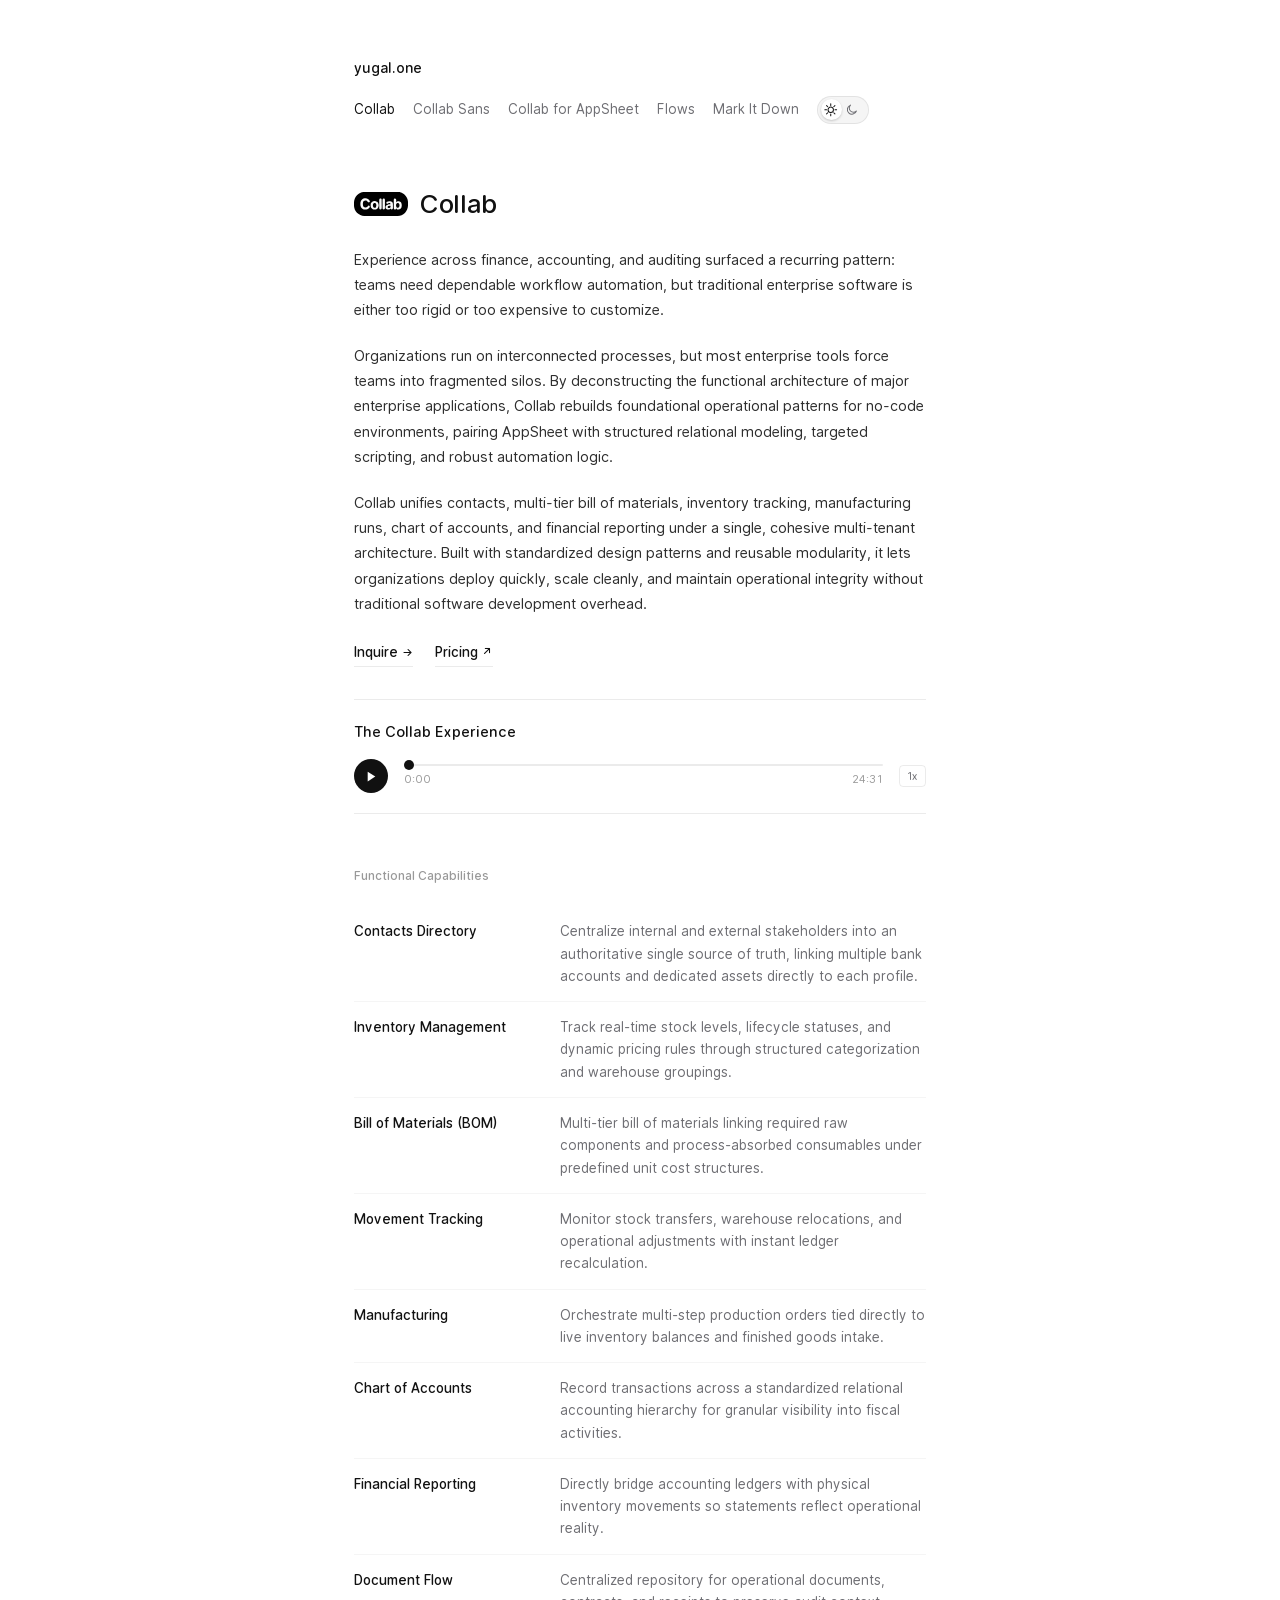
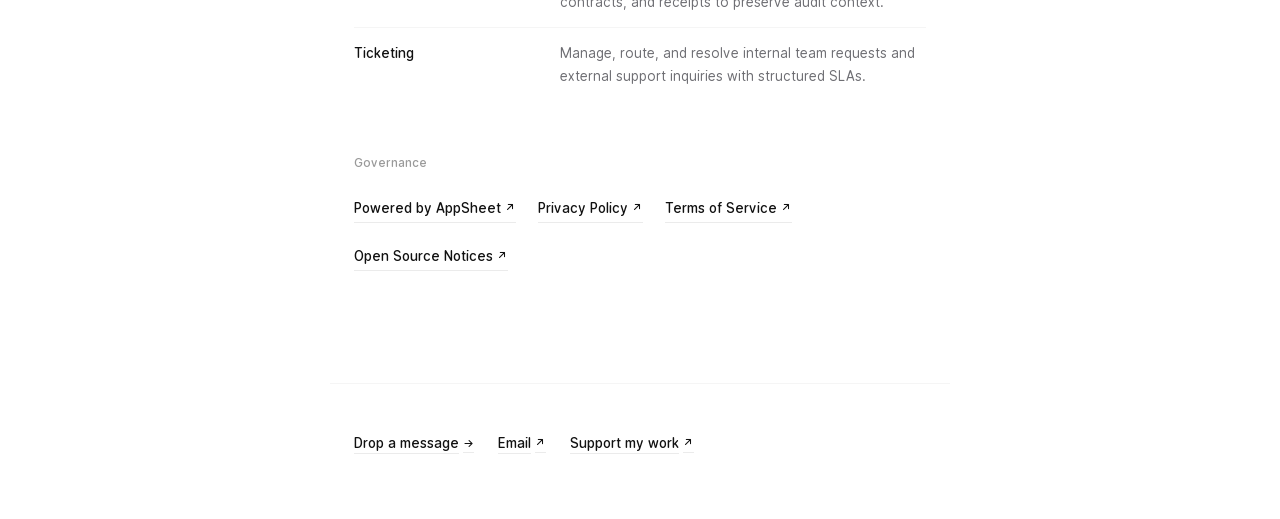
<file: collab/index.html>
<!DOCTYPE html>
<html lang="en">
<head>
  <meta charset="UTF-8">
  <meta name="viewport" content="width=device-width, initial-scale=1.0">
  <title>Collab</title>
  <meta name="description" content="An enterprise operations platform unifying contacts, multi-tier BOMs, inventory tracking, manufacturing, and financial reporting under a single multi-tenant AppSheet architecture.">
  <meta name="theme-color" content="#ffffff">
  <link rel="canonical" href="https://yugal.one/collab">
  <link rel="icon" type="image/svg+xml" href="/collab/Logo/Collab-500px-fit.svg">
  <link rel="stylesheet" href="/css/style.css">

  <script>
    (function () {
      try {
        var t = localStorage.getItem('theme');
        if (!t) {
          t = window.matchMedia('(prefers-color-scheme: dark)').matches ? 'dark' : 'light';
        }
        document.documentElement.setAttribute('data-theme', t);
        if (t === 'dark') {
          var m = document.querySelector('meta[name="theme-color"]');
          if (m) m.setAttribute('content', '#0c0c0c');
        }
      } catch (e) {}
    })();
  </script>

  <!-- Open Graph -->
  <meta property="og:title" content="Collab">
  <meta property="og:description" content="Unifying contacts, inventory, multi-tiered BOMs, manufacturing, and financial reporting into a scalable multi-tenant architecture.">
  <meta property="og:url" content="https://yugal.one/collab">
  <meta property="og:type" content="website">

  <!-- Google tag (gtag.js) -->
  <script async src="https://www.googletagmanager.com/gtag/js?id=G-ZXEJWQXCP9"></script>
  <script>
    window.dataLayer = window.dataLayer || [];
    function gtag(){dataLayer.push(arguments);}
    gtag('js', new Date());

    gtag('config', 'G-ZXEJWQXCP9');
  </script>
</head>
<body>

  <!-- Minimalist Header -->
  <header class="site-header">
    <nav class="site-nav">
      <a href="/" class="brand-title">yugal.one</a>
      <div class="nav-right">
        <div class="nav-links">
          <a href="/collab" class="nav-link active">Collab</a>
          <a href="/collab-sans" class="nav-link">Collab Sans</a>
          <a href="/collab-for-appsheet" class="nav-link">Collab for AppSheet</a>
          <a href="/flows" class="nav-link">Flows</a>
          <a href="/mark-it-down" class="nav-link">Mark It Down</a>
        </div>
        <div class="theme-toggle" role="radiogroup" aria-label="Color theme" data-theme="light" tabindex="0">
          <span class="toggle-thumb" aria-hidden="true"></span>
          <button type="button" role="radio" aria-checked="true" aria-label="Light theme" class="toggle-btn toggle-sun" data-theme-btn="light">
            <svg width="14" height="14" viewBox="0 0 16 16" fill="none" aria-hidden="true">
              <g stroke="currentColor" stroke-width="1.2" stroke-linecap="round" stroke-linejoin="round">
                <circle cx="8" cy="8" r="3.2"></circle>
                <path d="M8 1v2M8 13v2M1 8h2M13 8h2M3.05 3.05l1.41 1.41M11.54 11.54l1.41 1.41M3.05 12.95l1.41-1.41M11.54 4.46l1.41-1.41"></path>
              </g>
            </svg>
          </button>
          <button type="button" role="radio" aria-checked="false" aria-label="Dark theme" class="toggle-btn toggle-moon" data-theme-btn="dark">
            <svg width="14" height="14" viewBox="0 0 16 16" fill="none" aria-hidden="true">
              <path d="M13.5 9.5a5.5 5.5 0 1 1-7-7 4.5 4.5 0 0 0 7 7Z" stroke="currentColor" stroke-width="1.2" stroke-linecap="round" stroke-linejoin="round"></path>
            </svg>
          </button>
        </div>
      </div>
    </nav>
  </header>

  <!-- Main Wrap -->
  <main class="page-wrap">

    <div class="page-header">
      <h1 class="page-title">
        <span class="page-title-mark mark-collab"><img src="/collab/Logo/Collab-500px-fit.svg" alt="" class="mark-svg"></span>
        <span>Collab</span>
      </h1>
    </div>

    <p>
      Experience across finance, accounting, and auditing surfaced a recurring pattern: teams need dependable workflow automation, but traditional enterprise software is either too rigid or too expensive to customize.
    </p>

    <p>
      Organizations run on interconnected processes, but most enterprise tools force teams into fragmented silos. By deconstructing the functional architecture of major enterprise applications, Collab rebuilds foundational operational patterns for no-code environments, pairing AppSheet with structured relational modeling, targeted scripting, and robust automation logic.
    </p>

    <p>
      Collab unifies contacts, multi-tier bill of materials, inventory tracking, manufacturing runs, chart of accounts, and financial reporting under a single, cohesive multi-tenant architecture. Built with standardized design patterns and reusable modularity, it lets organizations deploy quickly, scale cleanly, and maintain operational integrity without traditional software development overhead.
    </p>

    <div class="action-links">
      <a href="/contact/?product=Collab&tags=Product%20inquiry%2CLicensing%20%26%20billing&title=Pricing%20request%20for%20Collab&description=Hi%20Yugal%E2%80%94%0A%0AI%20would%20like%20to%20request%20pricing%20for%20Collab.%0A%0AOrganization%20%26%20deployment%20details%3A%0A-%20Deployment%20model%3A%20SaaS%20/%20Bespoke%20development%0A-%20Team%20size%3A%20%0A-%20Google%20Workspace%20edition%3A%20%0A-%20AppSheet%20license%3A%20%0A-%20Monthly%20retainership%20%26%20support%3A%20Yes%20/%20No%0A-%20Custom%20developments%20and%20add-ons%20%28if%20any%29%3A%20%0A-%20Estimated%20budget%20%26%20target%20rollout%3A%20%0A%0ALooking%20forward%20to%20your%20pricing%20and%20next%20steps." class="action-link">Inquire <span class="arrow">&rarr;</span></a>
      <a href="https://drive.google.com/file/d/1x90OD5_C487giRrLMY2764U8u12IsVhC/view" target="_blank" rel="noopener" class="action-link">Pricing <span class="arrow">↗</span></a>
    </div>

    <!-- Podcast Audio Player (No Background Colors, No Unnecessary Tags) -->
    <div class="podcast-player">
      <div class="podcast-title">The Collab Experience</div>

      <audio id="collabAudio" preload="metadata" src="/collab/Assets/Building-Enterprise-ERPs-on-AppSheet.mp3"></audio>

      <div class="player-controls">
        <button id="playBtn" class="play-btn" aria-label="Play / Pause">
          <svg class="play-icon" viewBox="0 0 24 24" fill="currentColor">
            <polygon points="5 3 19 12 5 21 5 3"></polygon>
          </svg>
          <svg class="pause-icon" viewBox="0 0 24 24" fill="currentColor" style="display: none;">
            <rect x="6" y="4" width="4" height="16"></rect>
            <rect x="14" y="4" width="4" height="16"></rect>
          </svg>
        </button>

        <div class="player-scrubber">
          <input type="range" id="seekSlider" class="seek-slider" min="0" max="100" value="0" step="0.1">
          <div class="time-row">
            <span id="currentTime">0:00</span>
            <span id="durationTime">--:--</span>
          </div>
        </div>

        <button id="speedBtn" class="speed-btn" title="Playback Speed">1x</button>
      </div>
    </div>

    <!-- Capabilities -->
    <div class="section-label">Functional Capabilities</div>
    <div class="spec-list">

      <div class="spec-item">
        <div class="spec-name">Contacts Directory</div>
        <div class="spec-desc">Centralize internal and external stakeholders into an authoritative single source of truth, linking multiple bank accounts and dedicated assets directly to each profile.</div>
      </div>

      <div class="spec-item">
        <div class="spec-name">Inventory Management</div>
        <div class="spec-desc">Track real-time stock levels, lifecycle statuses, and dynamic pricing rules through structured categorization and warehouse groupings.</div>
      </div>

      <div class="spec-item">
        <div class="spec-name">Bill of Materials (BOM)</div>
        <div class="spec-desc">Multi-tier bill of materials linking required raw components and process-absorbed consumables under predefined unit cost structures.</div>
      </div>

      <div class="spec-item">
        <div class="spec-name">Movement Tracking</div>
        <div class="spec-desc">Monitor stock transfers, warehouse relocations, and operational adjustments with instant ledger recalculation.</div>
      </div>

      <div class="spec-item">
        <div class="spec-name">Manufacturing</div>
        <div class="spec-desc">Orchestrate multi-step production orders tied directly to live inventory balances and finished goods intake.</div>
      </div>

      <div class="spec-item">
        <div class="spec-name">Chart of Accounts</div>
        <div class="spec-desc">Record transactions across a standardized relational accounting hierarchy for granular visibility into fiscal activities.</div>
      </div>

      <div class="spec-item">
        <div class="spec-name">Financial Reporting</div>
        <div class="spec-desc">Directly bridge accounting ledgers with physical inventory movements so statements reflect operational reality.</div>
      </div>

      <div class="spec-item">
        <div class="spec-name">Document Flow</div>
        <div class="spec-desc">Centralized repository for operational documents, contracts, and receipts to preserve audit context.</div>
      </div>

      <div class="spec-item">
        <div class="spec-name">Ticketing</div>
        <div class="spec-desc">Manage, route, and resolve internal team requests and external support inquiries with structured SLAs.</div>
      </div>

    </div>

    <!-- Governance -->
    <div class="section-label">Governance</div>
    <div class="action-links">
      <a href="https://about.appsheet.com/home/" target="_blank" rel="noopener" class="action-link">Powered by AppSheet <span class="arrow">↗</span></a>
      <a href="https://www.appsheet.com/appinfo/privacypolicy?appId=bf93ddae-3058-4d7c-acee-fd0df4ad7178" target="_blank" rel="noopener" class="action-link">Privacy Policy <span class="arrow">↗</span></a>
      <a href="https://www.appsheet.com/appinfo/termsofuse?appId=bf93ddae-3058-4d7c-acee-fd0df4ad7178" target="_blank" rel="noopener" class="action-link">Terms of Service <span class="arrow">↗</span></a>
      <a href="https://www.appsheet.com/oss/notices" target="_blank" rel="noopener" class="action-link">Open Source Notices <span class="arrow">↗</span></a>
    </div>

  </main>

  <!-- Universal Common Footer -->
  <footer class="site-footer">
    <div class="footer-links">
      <a href="/contact" class="footer-link">Drop a message <span class="arrow">&rarr;</span></a>
      <a href="mailto:contact@yugal.one" target="_blank" rel="noopener" class="footer-link">Email <span class="arrow">↗</span></a>
      <a href="https://pages.razorpay.com/yugalone" target="_blank" rel="noopener" class="footer-link">Support my work <span class="arrow">↗</span></a>
    </div>
  </footer>

  <script src="/js/lenis.min.js"></script>
  <script src="/js/site.js"></script>
</body>
</html>
</file>
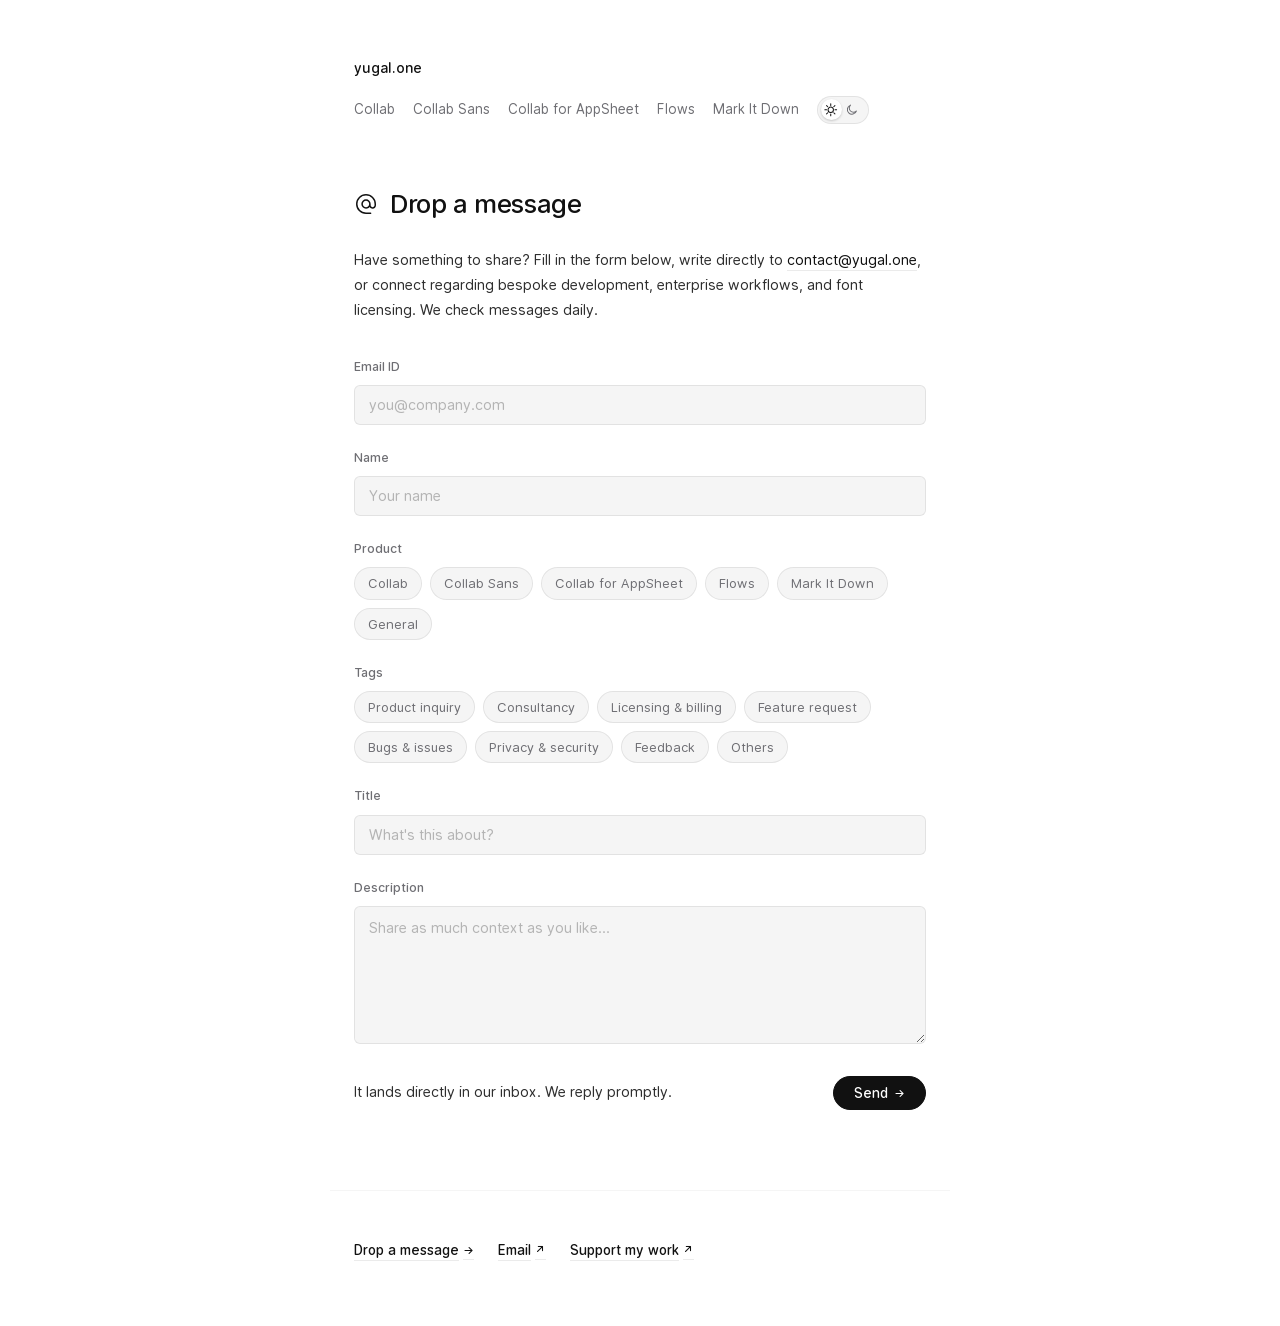
<file: contact/index.html>
<!DOCTYPE html>
<html lang="en">
<head>
  <meta charset="UTF-8">
  <meta name="viewport" content="width=device-width, initial-scale=1.0">
  <title>Drop a message · Yugal</title>
  <meta name="description" content="Get in touch with Yugal: enterprise workflows, minimal digital tools, typography, and collaboration.">
  <meta name="theme-color" content="#ffffff">
  <link rel="canonical" href="https://yugal.one/contact">
  <link rel="icon" type="image/svg+xml" href="/yugal/Logo/alternate_email_500dp_000000_FILL1_wght400_GRAD0_opsz48.svg">
  <link rel="stylesheet" href="/css/style.css">

  <script>
    (function () {
      try {
        var t = localStorage.getItem('theme');
        if (!t) {
          t = window.matchMedia('(prefers-color-scheme: dark)').matches ? 'dark' : 'light';
        }
        document.documentElement.setAttribute('data-theme', t);
        if (t === 'dark') {
          var m = document.querySelector('meta[name="theme-color"]');
          if (m) m.setAttribute('content', '#0c0c0c');
        }
      } catch (e) {}
    })();
  </script>

  <!-- Open Graph -->
  <meta property="og:title" content="Drop a message · Yugal">
  <meta property="og:description" content="Get in touch with Yugal: enterprise workflows, minimal digital tools, typography, and collaboration.">
  <meta property="og:url" content="https://yugal.one/contact">
  <meta property="og:type" content="website">

  <!-- Google tag (gtag.js) -->
  <script async src="https://www.googletagmanager.com/gtag/js?id=G-ZXEJWQXCP9"></script>
  <script>
    window.dataLayer = window.dataLayer || [];
    function gtag(){dataLayer.push(arguments);}
    gtag('js', new Date());

    gtag('config', 'G-ZXEJWQXCP9');
  </script>
</head>
<body>

  <!-- Minimalist Header -->
  <header class="site-header">
    <nav class="site-nav">
      <a href="/" class="brand-title">yugal.one</a>
      <div class="nav-right">
        <div class="nav-links">
          <a href="/collab" class="nav-link">Collab</a>
          <a href="/collab-sans" class="nav-link">Collab Sans</a>
          <a href="/collab-for-appsheet" class="nav-link">Collab for AppSheet</a>
          <a href="/flows" class="nav-link">Flows</a>
          <a href="/mark-it-down" class="nav-link">Mark It Down</a>
        </div>
        <div class="theme-toggle" role="radiogroup" aria-label="Color theme" data-theme="light" tabindex="0">
          <span class="toggle-thumb" aria-hidden="true"></span>
          <button type="button" role="radio" aria-checked="true" aria-label="Light theme" class="toggle-btn toggle-sun" data-theme-btn="light">
            <svg width="14" height="14" viewBox="0 0 16 16" fill="none" aria-hidden="true">
              <g stroke="currentColor" stroke-width="1.2" stroke-linecap="round" stroke-linejoin="round">
                <circle cx="8" cy="8" r="3.2"></circle>
                <path d="M8 1v2M8 13v2M1 8h2M13 8h2M3.05 3.05l1.41 1.41M11.54 11.54l1.41 1.41M3.05 12.95l1.41-1.41M11.54 4.46l1.41-1.41"></path>
              </g>
            </svg>
          </button>
          <button type="button" role="radio" aria-checked="false" aria-label="Dark theme" class="toggle-btn toggle-moon" data-theme-btn="dark">
            <svg width="14" height="14" viewBox="0 0 16 16" fill="none" aria-hidden="true">
              <path d="M13.5 9.5a5.5 5.5 0 1 1-7-7 4.5 4.5 0 0 0 7 7Z" stroke="currentColor" stroke-width="1.2" stroke-linecap="round" stroke-linejoin="round"></path>
            </svg>
          </button>
        </div>
      </div>
    </nav>
  </header>

  <!-- Main Wrap -->
  <main class="page-wrap">

    <div class="page-header">
      <h1 class="page-title">
        <span class="page-title-mark mark-yugal">
          <svg class="mark-svg" viewBox="0 -960 960 960" aria-hidden="true">
            <path d="M480-80q-83 0-156-31.5T197-197q-54-54-85.5-127T80-480q0-83 31.5-156T197-763q54-54 127-85.5T480-880q83 0 156 31.5T763-763q54 54 85.5 127T880-480v53q0 56-39.34 94.5Q801.31-294 744-294q-36.08 0-68.04-17.5Q644-329 627-361q-26 34-65.08 50.5Q522.83-294 480-294q-77.61 0-132.3-54Q293-402 293-480.01q0-78.02 54.5-133Q402-668 480-668t132.5 54.99Q667-558.02 667-480v53q0 30.61 22.5 51.81Q712-354 743.5-354t54-21.19Q820-396.39 820-427v-53q0-142.38-99-241.19T480-820q-142 0-241 99t-99 241q0 142 98.81 241 98.82 99 241.19 99h184q12.75 0 21.38 8.68 8.62 8.67 8.62 21.5 0 12.82-8.62 21.32Q676.75-80 664-80H480Zm90-310.75q37-36.75 37-89.25 0-54-37.06-91t-90-37Q427-608 390-571t-37 91q0 52.5 37.06 89.25t90 36.75Q533-354 570-390.75Z"/>
          </svg>
        </span>
        <span>Drop a message</span>
      </h1>
    </div>

    <p>
      Have something to share? Fill in the form below, write directly to <a href="mailto:contact@yugal.one" class="inline-link">contact@yugal.one</a>, or connect regarding bespoke development, enterprise workflows, and font licensing. We check messages daily.
    </p>

    <!-- Editorial Contact Form -->
    <form id="contact-form" class="editorial-form" novalidate>
      <!-- Honeypot anti-spam field -->
      <input type="text" name="company_website" class="form-hp" tabindex="-1" autocomplete="off" aria-hidden="true">

      <!-- Email ID -->
      <div class="form-row">
        <label class="form-label" for="contact-email-id">Email ID</label>
        <input type="email" id="contact-email-id" name="email-id" class="form-input" placeholder="you@company.com" autocomplete="email" required>
      </div>

      <!-- Name -->
      <div class="form-row">
        <label class="form-label" for="contact-name">Name</label>
        <input type="text" id="contact-name" name="name" class="form-input" placeholder="Your name" autocomplete="name" required>
      </div>

      <!-- Product (Single-select) -->
      <div class="form-row">
        <span class="form-label">Product</span>
        <div class="topic-pills product-pills" role="radiogroup" aria-label="Product">
          <button type="button" role="radio" aria-checked="false" class="topic-pill" data-product="Collab">Collab</button>
          <button type="button" role="radio" aria-checked="false" class="topic-pill" data-product="Collab Sans">Collab Sans</button>
          <button type="button" role="radio" aria-checked="false" class="topic-pill" data-product="Collab for AppSheet">Collab for AppSheet</button>
          <button type="button" role="radio" aria-checked="false" class="topic-pill" data-product="Flows">Flows</button>
          <button type="button" role="radio" aria-checked="false" class="topic-pill" data-product="Mark It Down">Mark It Down</button>
          <button type="button" role="radio" aria-checked="false" class="topic-pill" data-product="General">General</button>
        </div>
      </div>

      <!-- Tags (Multi-select) -->
      <div class="form-row">
        <span class="form-label">Tags</span>
        <div class="topic-pills tag-pills" role="group" aria-label="Tags">
          <button type="button" aria-pressed="false" class="topic-pill" data-tag="Product inquiry">Product inquiry</button>
          <button type="button" aria-pressed="false" class="topic-pill" data-tag="Bespoke development &amp; consultancy">Consultancy</button>
          <button type="button" aria-pressed="false" class="topic-pill" data-tag="Licensing &amp; billing">Licensing &amp; billing</button>
          <button type="button" aria-pressed="false" class="topic-pill" data-tag="Feature request">Feature request</button>
          <button type="button" aria-pressed="false" class="topic-pill" data-tag="Bugs &amp; issues">Bugs &amp; issues</button>
          <button type="button" aria-pressed="false" class="topic-pill" data-tag="Privacy &amp; security">Privacy &amp; security</button>
          <button type="button" aria-pressed="false" class="topic-pill" data-tag="Feedback">Feedback</button>
          <button type="button" aria-pressed="false" class="topic-pill" data-tag="Others">Others</button>
        </div>
      </div>

      <!-- Title -->
      <div class="form-row">
        <label class="form-label" for="contact-title">Title</label>
        <input type="text" id="contact-title" name="title" class="form-input" placeholder="What's this about?" required>
      </div>

      <!-- Description -->
      <div class="form-row">
        <label class="form-label" for="contact-description">Description</label>
        <textarea id="contact-description" name="description" class="form-input form-textarea" rows="5" placeholder="Share as much context as you like..."></textarea>
      </div>

      <!-- Form Footer -->
      <div class="form-footer">
        <div class="form-status" id="form-status" aria-live="polite">
          <p>It lands directly in our inbox. We reply promptly.</p>
        </div>
        <button type="submit" class="submit-btn" id="contact-submit">
          <span>Send</span> <span class="arrow">&rarr;</span>
        </button>
      </div>
    </form>

  </main>

  <!-- Universal Common Footer -->
  <footer class="site-footer">
    <div class="footer-links">
      <a href="/contact" class="footer-link active">Drop a message <span class="arrow">&rarr;</span></a>
      <a href="mailto:contact@yugal.one" target="_blank" rel="noopener" class="footer-link">Email <span class="arrow">↗</span></a>
      <a href="https://pages.razorpay.com/yugalone" target="_blank" rel="noopener" class="footer-link">Support my work <span class="arrow">↗</span></a>
    </div>
  </footer>

  <script src="/js/lenis.min.js"></script>
  <script src="/js/site.js"></script>
</body>
</html>
</file>
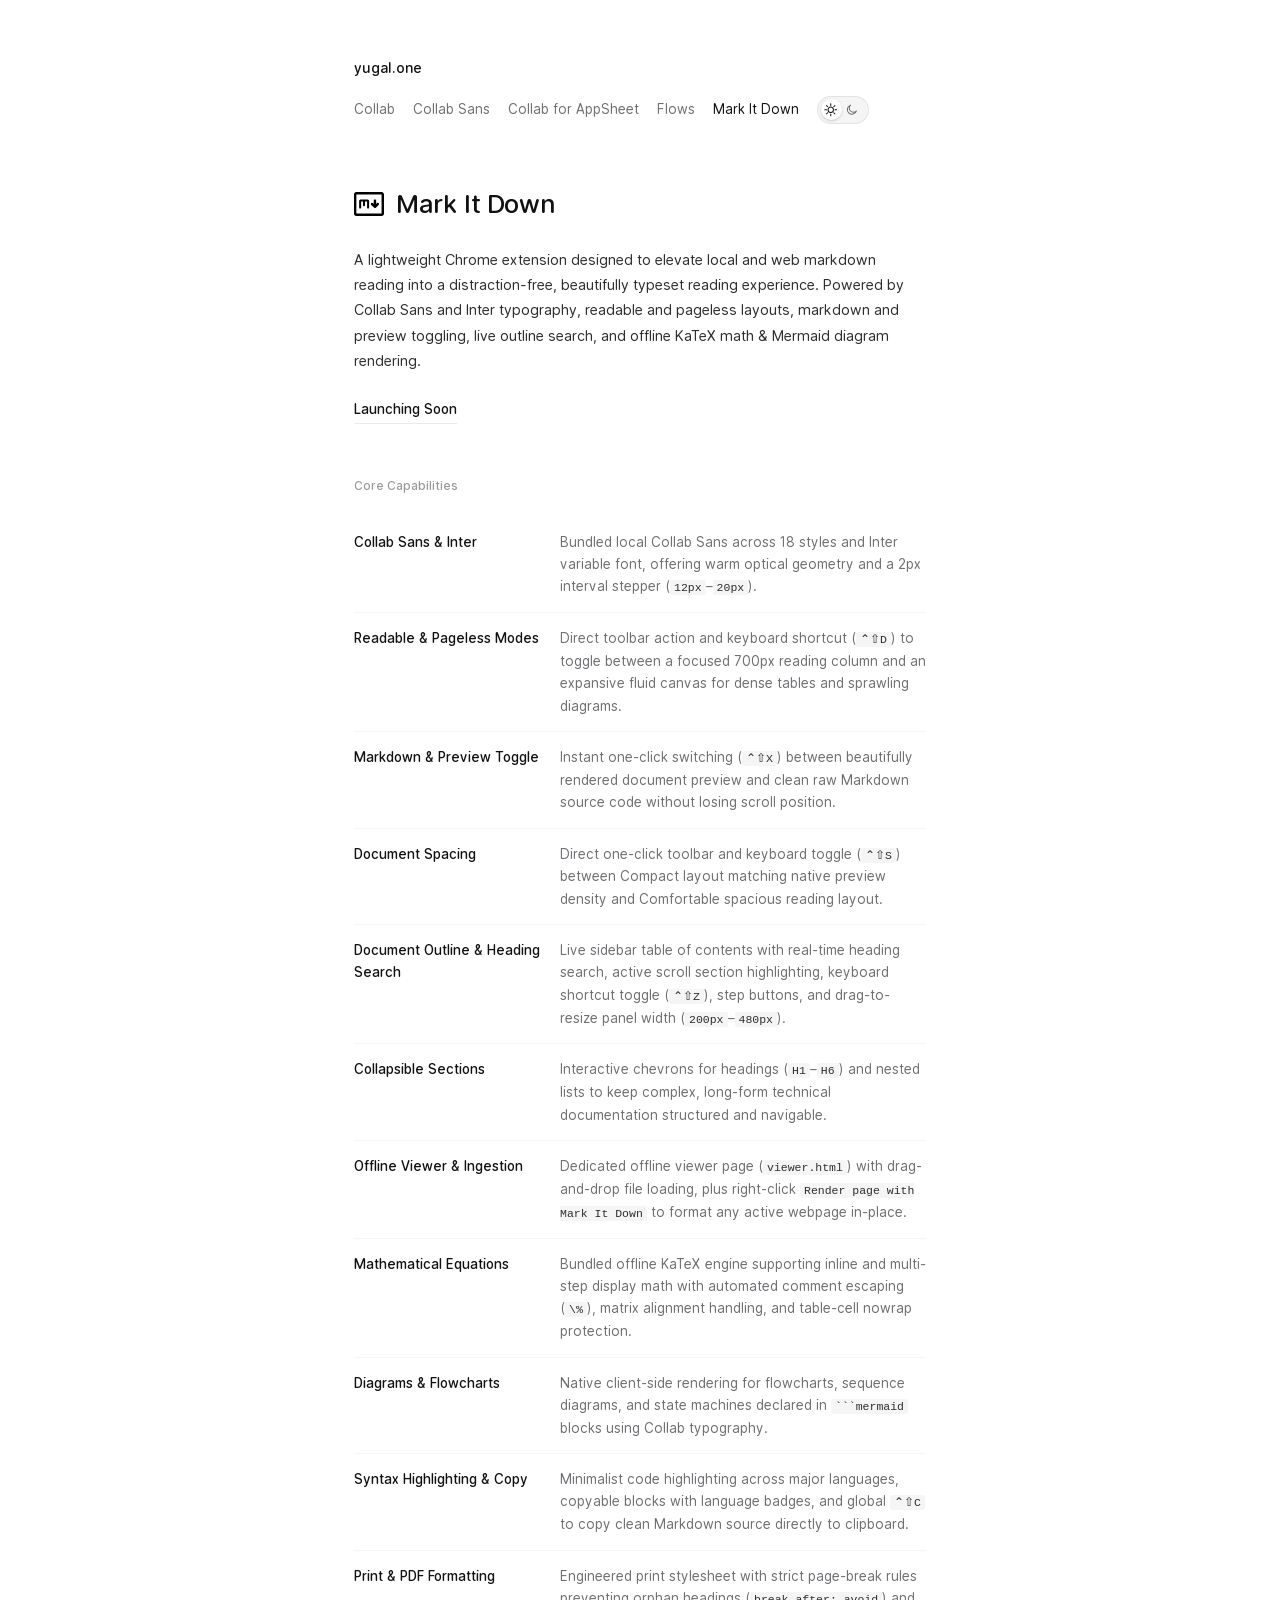
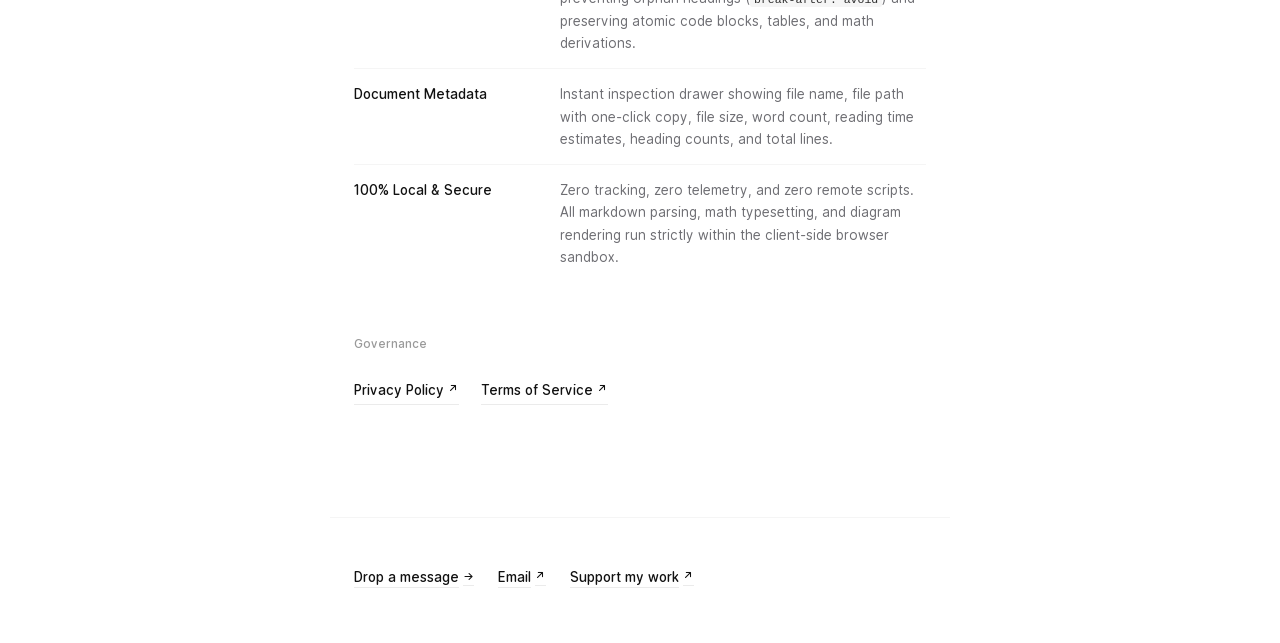
<file: mark-it-down/index.html>
<!DOCTYPE html>
<html lang="en">
<head>
  <meta charset="UTF-8">
  <meta name="viewport" content="width=device-width, initial-scale=1.0">
  <title>Mark It Down</title>
  <meta name="description" content="A lightweight Chrome extension designed to elevate local and web markdown reading into a distraction-free, beautifully typeset reading experience. Powered by Collab Sans and Inter typography, readable and pageless layouts, markdown and preview toggling, live outline search, and offline KaTeX math &amp; Mermaid diagram rendering.">
  <meta name="theme-color" content="#ffffff">
  <link rel="canonical" href="https://yugal.one/mark-it-down">
  <link rel="icon" type="image/svg+xml" href="/mark-it-down/Logo/Mark-It-Down-500px-fit.svg">
  <link rel="stylesheet" href="/css/style.css">

  <script>
    (function () {
      try {
        var t = localStorage.getItem('theme');
        if (!t) {
          t = window.matchMedia('(prefers-color-scheme: dark)').matches ? 'dark' : 'light';
        }
        document.documentElement.setAttribute('data-theme', t);
        if (t === 'dark') {
          var m = document.querySelector('meta[name="theme-color"]');
          if (m) m.setAttribute('content', '#0c0c0c');
        }
      } catch (e) {}
    })();
  </script>

  <!-- Open Graph -->
  <meta property="og:title" content="Mark It Down">
  <meta property="og:description" content="A lightweight Chrome extension designed to elevate local and web markdown reading into a distraction-free, beautifully typeset reading experience. Powered by Collab Sans and Inter typography, readable and pageless layouts, markdown and preview toggling, live outline search, and offline KaTeX math &amp; Mermaid diagram rendering.">
  <meta property="og:url" content="https://yugal.one/mark-it-down">
  <meta property="og:type" content="website">

  <!-- Google tag (gtag.js) -->
  <script async src="https://www.googletagmanager.com/gtag/js?id=G-ZXEJWQXCP9"></script>
  <script>
    window.dataLayer = window.dataLayer || [];
    function gtag(){dataLayer.push(arguments);}
    gtag('js', new Date());

    gtag('config', 'G-ZXEJWQXCP9');
  </script>
</head>
<body>

  <!-- Minimalist Header -->
  <header class="site-header">
    <nav class="site-nav">
      <a href="/" class="brand-title">yugal.one</a>
      <div class="nav-right">
        <div class="nav-links">
          <a href="/collab" class="nav-link">Collab</a>
          <a href="/collab-sans" class="nav-link">Collab Sans</a>
          <a href="/collab-for-appsheet" class="nav-link">Collab for AppSheet</a>
          <a href="/flows" class="nav-link">Flows</a>
          <a href="/mark-it-down" class="nav-link active">Mark It Down</a>
        </div>
        <div class="theme-toggle" role="radiogroup" aria-label="Color theme" data-theme="light" tabindex="0">
          <span class="toggle-thumb" aria-hidden="true"></span>
          <button type="button" role="radio" aria-checked="true" aria-label="Light theme" class="toggle-btn toggle-sun" data-theme-btn="light">
            <svg width="14" height="14" viewBox="0 0 16 16" fill="none" aria-hidden="true">
              <g stroke="currentColor" stroke-width="1.2" stroke-linecap="round" stroke-linejoin="round">
                <circle cx="8" cy="8" r="3.2"></circle>
                <path d="M8 1v2M8 13v2M1 8h2M13 8h2M3.05 3.05l1.41 1.41M11.54 11.54l1.41 1.41M3.05 12.95l1.41-1.41M11.54 4.46l1.41-1.41"></path>
              </g>
            </svg>
          </button>
          <button type="button" role="radio" aria-checked="false" aria-label="Dark theme" class="toggle-btn toggle-moon" data-theme-btn="dark">
            <svg width="14" height="14" viewBox="0 0 16 16" fill="none" aria-hidden="true">
              <path d="M13.5 9.5a5.5 5.5 0 1 1-7-7 4.5 4.5 0 0 0 7 7Z" stroke="currentColor" stroke-width="1.2" stroke-linecap="round" stroke-linejoin="round"></path>
            </svg>
          </button>
        </div>
      </div>
    </nav>
  </header>

  <!-- Main Wrap -->
  <main class="page-wrap">

    <div class="page-header">
      <h1 class="page-title">
        <span class="page-title-mark mark-mark-it-down"><img src="/mark-it-down/Logo/Mark-It-Down-500px-fit.svg" alt="" class="mark-svg"></span>
        <span>Mark It Down</span>
      </h1>
    </div>

    <p>
      A lightweight Chrome extension designed to elevate local and web markdown reading into a distraction-free, beautifully typeset reading experience. Powered by Collab Sans and Inter typography, readable and pageless layouts, markdown and preview toggling, live outline search, and offline KaTeX math &amp; Mermaid diagram rendering.
    </p>

    <div class="action-links">
      <span class="action-link" style="cursor: default;">Launching Soon</span>
    </div>

    <!-- Capabilities -->
    <div class="section-label">Core Capabilities</div>
    <div class="spec-list">

      <div class="spec-item">
        <div class="spec-name">Collab Sans &amp; Inter</div>
        <div class="spec-desc">Bundled local Collab Sans across 18 styles and Inter variable font, offering warm optical geometry and a 2px interval stepper (<code class="inline-code">12px</code>&ndash;<code class="inline-code">20px</code>).</div>
      </div>

      <div class="spec-item">
        <div class="spec-name">Readable &amp; Pageless Modes</div>
        <div class="spec-desc">Direct toolbar action and keyboard shortcut (<code class="inline-code">⌃⇧D</code>) to toggle between a focused 700px reading column and an expansive fluid canvas for dense tables and sprawling diagrams.</div>
      </div>

      <div class="spec-item">
        <div class="spec-name">Markdown &amp; Preview Toggle</div>
        <div class="spec-desc">Instant one-click switching (<code class="inline-code">⌃⇧X</code>) between beautifully rendered document preview and clean raw Markdown source code without losing scroll position.</div>
      </div>

      <div class="spec-item">
        <div class="spec-name">Document Spacing</div>
        <div class="spec-desc">Direct one-click toolbar and keyboard toggle (<code class="inline-code">⌃⇧S</code>) between Compact layout matching native preview density and Comfortable spacious reading layout.</div>
      </div>

      <div class="spec-item">
        <div class="spec-name">Document Outline &amp; Heading Search</div>
        <div class="spec-desc">Live sidebar table of contents with real-time heading search, active scroll section highlighting, keyboard shortcut toggle (<code class="inline-code">⌃⇧Z</code>), step buttons, and drag-to-resize panel width (<code class="inline-code">200px</code>&ndash;<code class="inline-code">480px</code>).</div>
      </div>

      <div class="spec-item">
        <div class="spec-name">Collapsible Sections</div>
        <div class="spec-desc">Interactive chevrons for headings (<code class="inline-code">H1</code>–<code class="inline-code">H6</code>) and nested lists to keep complex, long-form technical documentation structured and navigable.</div>
      </div>

      <div class="spec-item">
        <div class="spec-name">Offline Viewer &amp; Ingestion</div>
        <div class="spec-desc">Dedicated offline viewer page (<code class="inline-code">viewer.html</code>) with drag-and-drop file loading, plus right-click <code class="inline-code">Render page with Mark It Down</code> to format any active webpage in-place.</div>
      </div>

      <div class="spec-item">
        <div class="spec-name">Mathematical Equations</div>
        <div class="spec-desc">Bundled offline KaTeX engine supporting inline and multi-step display math with automated comment escaping (<code class="inline-code">\%</code>), matrix alignment handling, and table-cell nowrap protection.</div>
      </div>

      <div class="spec-item">
        <div class="spec-name">Diagrams &amp; Flowcharts</div>
        <div class="spec-desc">Native client-side rendering for flowcharts, sequence diagrams, and state machines declared in <code class="inline-code">```mermaid</code> blocks using Collab typography.</div>
      </div>

      <div class="spec-item">
        <div class="spec-name">Syntax Highlighting &amp; Copy</div>
        <div class="spec-desc">Minimalist code highlighting across major languages, copyable blocks with language badges, and global <code class="inline-code">⌃⇧C</code> to copy clean Markdown source directly to clipboard.</div>
      </div>

      <div class="spec-item">
        <div class="spec-name">Print &amp; PDF Formatting</div>
        <div class="spec-desc">Engineered print stylesheet with strict page-break rules preventing orphan headings (<code class="inline-code">break-after: avoid</code>) and preserving atomic code blocks, tables, and math derivations.</div>
      </div>

      <div class="spec-item">
        <div class="spec-name">Document Metadata</div>
        <div class="spec-desc">Instant inspection drawer showing file name, file path with one-click copy, file size, word count, reading time estimates, heading counts, and total lines.</div>
      </div>

      <div class="spec-item">
        <div class="spec-name">100% Local &amp; Secure</div>
        <div class="spec-desc">Zero tracking, zero telemetry, and zero remote scripts. All markdown parsing, math typesetting, and diagram rendering run strictly within the client-side browser sandbox.</div>
      </div>

    </div>

    <!-- Governance -->
    <div class="section-label">Governance</div>
    <div class="action-links">
      <a href="https://drive.google.com/file/d/1tc5CN4ZO7lf1nj_xsnf82LNgr2lovpD0/view" target="_blank" rel="noopener" class="action-link">Privacy Policy <span class="arrow">↗</span></a>
      <a href="https://drive.google.com/file/d/1S-oi-RThn5SXr4Rirc4WtvotCQnoNHPw/view" target="_blank" rel="noopener" class="action-link">Terms of Service <span class="arrow">↗</span></a>
    </div>

  </main>

  <!-- Universal Common Footer -->
  <footer class="site-footer">
    <div class="footer-links">
      <a href="/contact" class="footer-link">Drop a message <span class="arrow">&rarr;</span></a>
      <a href="mailto:contact@yugal.one" target="_blank" rel="noopener" class="footer-link">Email <span class="arrow">↗</span></a>
      <a href="https://pages.razorpay.com/yugalone" target="_blank" rel="noopener" class="footer-link">Support my work <span class="arrow">↗</span></a>
    </div>
  </footer>

  <script src="/js/lenis.min.js"></script>
  <script src="/js/site.js"></script>
</body>
</html>
</file>
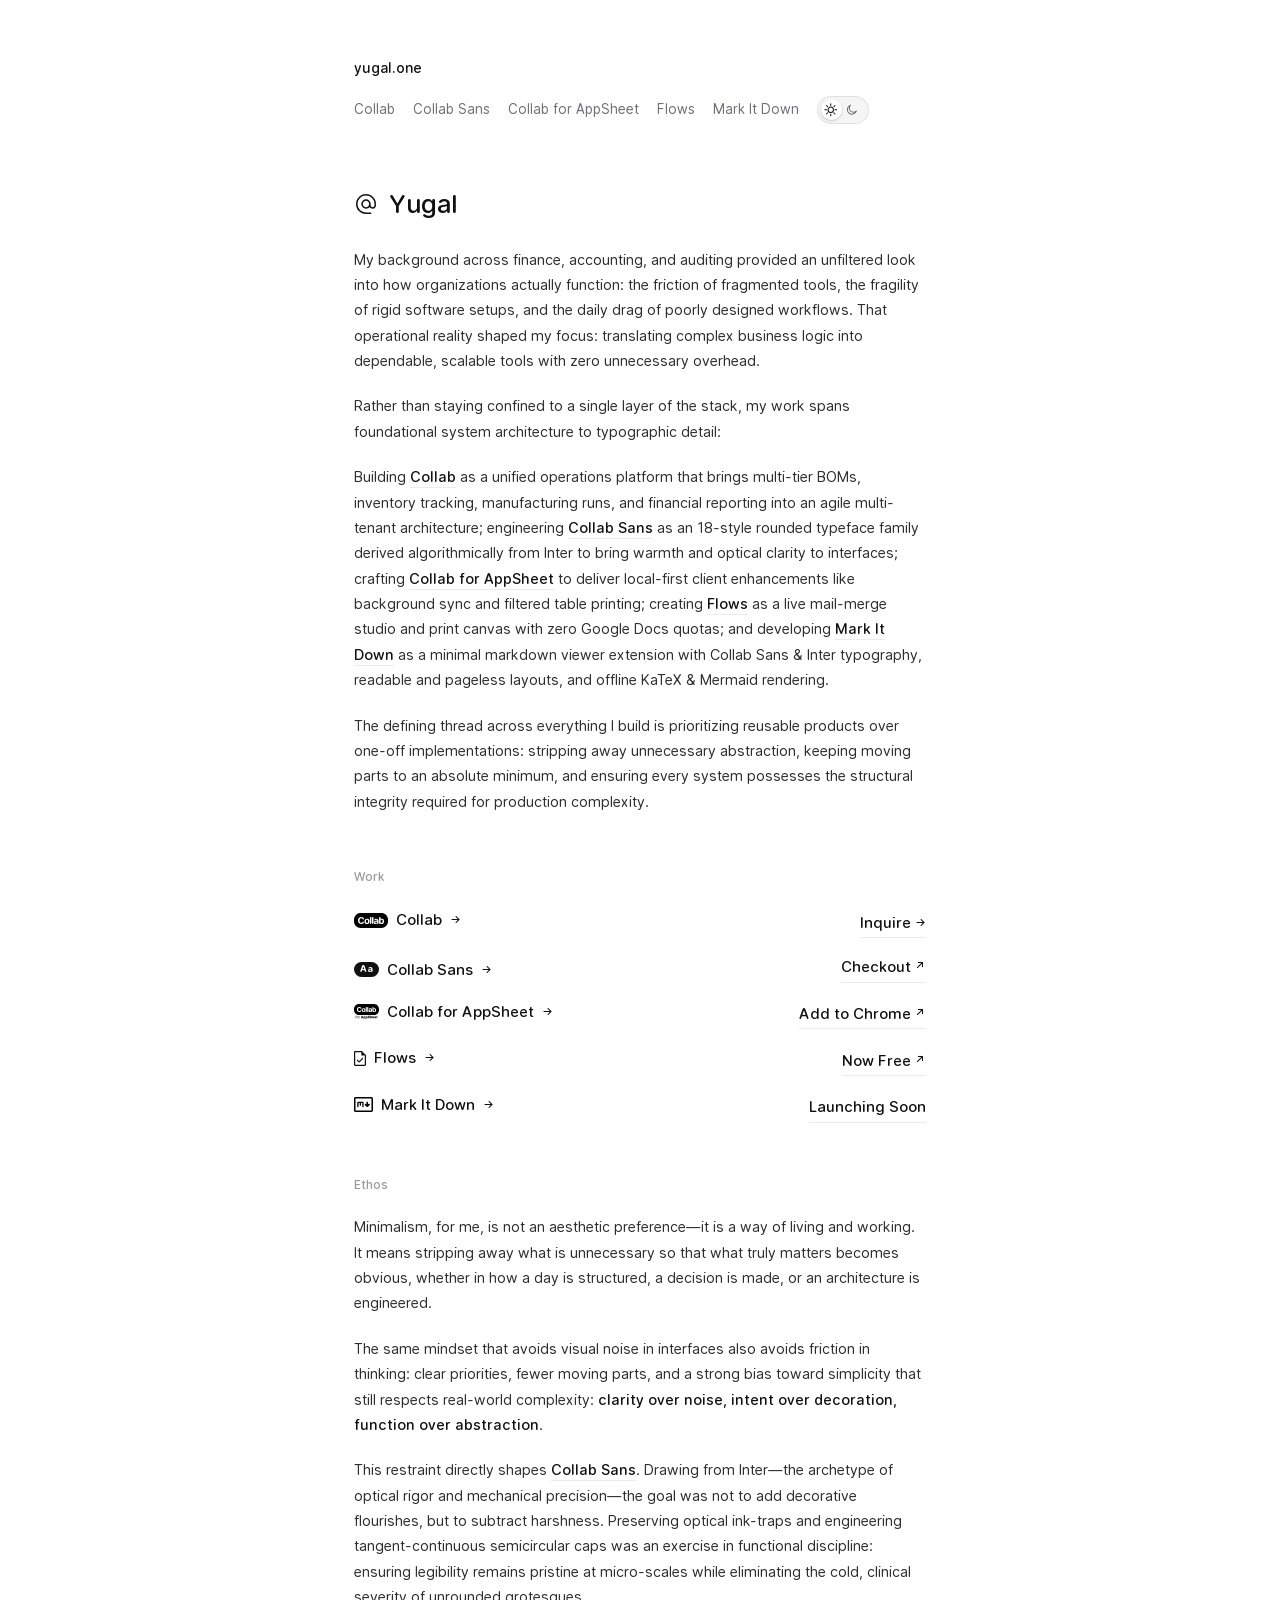
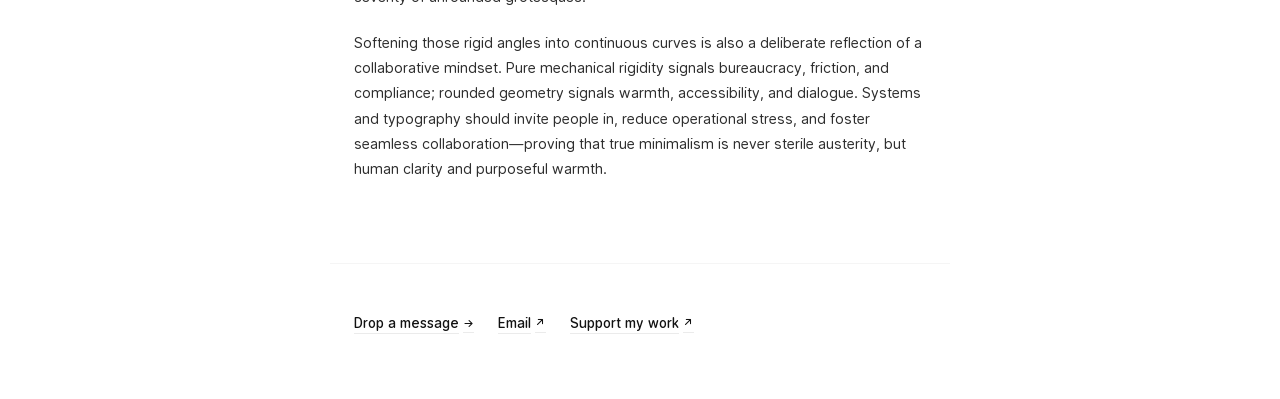
<file: yugal/index.html>
<!DOCTYPE html>
<html lang="en">
<head>
  <meta charset="UTF-8">
  <meta http-equiv="refresh" content="0; url=/">
  <link rel="canonical" href="https://yugal.one/">
  <title>Redirecting to yugal.one...</title>
  <script>
    window.location.replace('/');
  </script>
</head>
<body>
  <p>Redirecting to <a href="/">yugal.one</a>...</p>
</body>
</html>
</file>
<file: css/style.css>
/* ==========================================================================
   yugal.one — Minimalist Editorial Design System
   Inspiration: shedsgns.me • officecommun.com/about • shivanimatlapudi.com
   Typography: Collab Sans (18 Styles, SIL OFL 1.1)
   ========================================================================== */

/* --------------------------------------------------------------------------
   Collab Sans Font Family — 18 Styles (WOFF2 + TTF Fallback)
   -------------------------------------------------------------------------- */
@font-face {
  font-family: 'Collab Sans';
  font-style: normal;
  font-weight: 100;
  font-display: swap;
  src: local('Collab Sans Thin'), local('CollabSans-Thin'),
       url('/fonts/woff2/CollabSans-Thin.woff2') format('woff2'),
       url('/fonts/ttf/CollabSans-Thin.ttf') format('truetype');
}
@font-face {
  font-family: 'Collab Sans';
  font-style: italic;
  font-weight: 100;
  font-display: swap;
  src: local('Collab Sans Thin Italic'), local('CollabSans-ThinItalic'),
       url('/fonts/woff2/CollabSans-ThinItalic.woff2') format('woff2'),
       url('/fonts/ttf/CollabSans-ThinItalic.ttf') format('truetype');
}
@font-face {
  font-family: 'Collab Sans';
  font-style: normal;
  font-weight: 200;
  font-display: swap;
  src: local('Collab Sans ExtraLight'), local('CollabSans-ExtraLight'),
       url('/fonts/woff2/CollabSans-ExtraLight.woff2') format('woff2'),
       url('/fonts/ttf/CollabSans-ExtraLight.ttf') format('truetype');
}
@font-face {
  font-family: 'Collab Sans';
  font-style: italic;
  font-weight: 200;
  font-display: swap;
  src: local('Collab Sans ExtraLight Italic'), local('CollabSans-ExtraLightItalic'),
       url('/fonts/woff2/CollabSans-ExtraLightItalic.woff2') format('woff2'),
       url('/fonts/ttf/CollabSans-ExtraLightItalic.ttf') format('truetype');
}
@font-face {
  font-family: 'Collab Sans';
  font-style: normal;
  font-weight: 300;
  font-display: swap;
  src: local('Collab Sans Light'), local('CollabSans-Light'),
       url('/fonts/woff2/CollabSans-Light.woff2') format('woff2'),
       url('/fonts/ttf/CollabSans-Light.ttf') format('truetype');
}
@font-face {
  font-family: 'Collab Sans';
  font-style: italic;
  font-weight: 300;
  font-display: swap;
  src: local('Collab Sans Light Italic'), local('CollabSans-LightItalic'),
       url('/fonts/woff2/CollabSans-LightItalic.woff2') format('woff2'),
       url('/fonts/ttf/CollabSans-LightItalic.ttf') format('truetype');
}
@font-face {
  font-family: 'Collab Sans';
  font-style: normal;
  font-weight: 400;
  font-display: swap;
  src: local('Collab Sans Regular'), local('CollabSans-Regular'), local('Collab Sans'),
       url('/fonts/woff2/CollabSans-Regular.woff2') format('woff2'),
       url('/fonts/ttf/CollabSans-Regular.ttf') format('truetype');
}
@font-face {
  font-family: 'Collab Sans';
  font-style: italic;
  font-weight: 400;
  font-display: swap;
  src: local('Collab Sans Italic'), local('CollabSans-Italic'),
       url('/fonts/woff2/CollabSans-Italic.woff2') format('woff2'),
       url('/fonts/ttf/CollabSans-Italic.ttf') format('truetype');
}
@font-face {
  font-family: 'Collab Sans';
  font-style: normal;
  font-weight: 500;
  font-display: swap;
  src: local('Collab Sans Medium'), local('CollabSans-Medium'),
       url('/fonts/woff2/CollabSans-Medium.woff2') format('woff2'),
       url('/fonts/ttf/CollabSans-Medium.ttf') format('truetype');
}
@font-face {
  font-family: 'Collab Sans';
  font-style: italic;
  font-weight: 500;
  font-display: swap;
  src: local('Collab Sans Medium Italic'), local('CollabSans-MediumItalic'),
       url('/fonts/woff2/CollabSans-MediumItalic.woff2') format('woff2'),
       url('/fonts/ttf/CollabSans-MediumItalic.ttf') format('truetype');
}
@font-face {
  font-family: 'Collab Sans';
  font-style: normal;
  font-weight: 600;
  font-display: swap;
  src: local('Collab Sans SemiBold'), local('CollabSans-SemiBold'),
       url('/fonts/woff2/CollabSans-SemiBold.woff2') format('woff2'),
       url('/fonts/ttf/CollabSans-SemiBold.ttf') format('truetype');
}
@font-face {
  font-family: 'Collab Sans';
  font-style: italic;
  font-weight: 600;
  font-display: swap;
  src: local('Collab Sans SemiBold Italic'), local('CollabSans-SemiBoldItalic'),
       url('/fonts/woff2/CollabSans-SemiBoldItalic.woff2') format('woff2'),
       url('/fonts/ttf/CollabSans-SemiBoldItalic.ttf') format('truetype');
}
@font-face {
  font-family: 'Collab Sans';
  font-style: normal;
  font-weight: 700;
  font-display: swap;
  src: local('Collab Sans Bold'), local('CollabSans-Bold'),
       url('/fonts/woff2/CollabSans-Bold.woff2') format('woff2'),
       url('/fonts/ttf/CollabSans-Bold.ttf') format('truetype');
}
@font-face {
  font-family: 'Collab Sans';
  font-style: italic;
  font-weight: 700;
  font-display: swap;
  src: local('Collab Sans Bold Italic'), local('CollabSans-BoldItalic'),
       url('/fonts/woff2/CollabSans-BoldItalic.woff2') format('woff2'),
       url('/fonts/ttf/CollabSans-BoldItalic.ttf') format('truetype');
}
@font-face {
  font-family: 'Collab Sans';
  font-style: normal;
  font-weight: 800;
  font-display: swap;
  src: local('Collab Sans ExtraBold'), local('CollabSans-ExtraBold'),
       url('/fonts/woff2/CollabSans-ExtraBold.woff2') format('woff2'),
       url('/fonts/ttf/CollabSans-ExtraBold.ttf') format('truetype');
}
@font-face {
  font-family: 'Collab Sans';
  font-style: italic;
  font-weight: 800;
  font-display: swap;
  src: local('Collab Sans ExtraBold Italic'), local('CollabSans-ExtraBoldItalic'),
       url('/fonts/woff2/CollabSans-ExtraBoldItalic.woff2') format('woff2'),
       url('/fonts/ttf/CollabSans-ExtraBoldItalic.ttf') format('truetype');
}
@font-face {
  font-family: 'Collab Sans';
  font-style: normal;
  font-weight: 900;
  font-display: swap;
  src: local('Collab Sans Black'), local('CollabSans-Black'),
       url('/fonts/woff2/CollabSans-Black.woff2') format('woff2'),
       url('/fonts/ttf/CollabSans-Black.ttf') format('truetype');
}
@font-face {
  font-family: 'Collab Sans';
  font-style: italic;
  font-weight: 900;
  font-display: swap;
  src: local('Collab Sans Black Italic'), local('CollabSans-BlackItalic'),
       url('/fonts/woff2/CollabSans-BlackItalic.woff2') format('woff2'),
       url('/fonts/ttf/CollabSans-BlackItalic.ttf') format('truetype');
}

/* --------------------------------------------------------------------------
   Design Tokens
   -------------------------------------------------------------------------- */
:root {
  --bg: #ffffff;
  --surface: rgba(0, 0, 0, 0.04);
  --raised: #ffffff;
  --text-main: #111111;
  --text-body: #2e2e2e;
  --text-muted: #6e6e73;
  --text-faint: #999999;
  --line: rgba(0, 0, 0, 0.08);
  --line-faint: rgba(0, 0, 0, 0.04);
  --selection-bg: rgba(0, 0, 0, 0.07);

  --font-sans: 'Collab Sans', -apple-system, BlinkMacSystemFont, "Segoe UI", Roboto, sans-serif;
  --font-mono: ui-monospace, SFMono-Regular, Menlo, Monaco, Consolas, monospace;

  --content-w: 620px;
}

[data-theme="dark"] {
  --bg: #0c0c0c;
  --surface: rgba(255, 255, 255, 0.08);
  --raised: #242426;
  --text-main: #f5f5f7;
  --text-body: #d1d1d6;
  --text-muted: #8e8e93;
  --text-faint: #555558;
  --line: rgba(255, 255, 255, 0.10);
  --line-faint: rgba(255, 255, 255, 0.05);
  --selection-bg: rgba(255, 255, 255, 0.18);
}

/* --------------------------------------------------------------------------
   Reset & Document Base
   -------------------------------------------------------------------------- */
*, *::before, *::after {
  box-sizing: border-box;
  margin: 0;
  padding: 0;
}

::selection {
  background: var(--selection-bg);
  color: var(--text-main);
}

/* --------------------------------------------------------------------------
   Lenis Smooth Scrolling
   -------------------------------------------------------------------------- */
html.lenis, html.lenis body {
  height: auto;
}

.lenis.lenis-smooth {
  scroll-behavior: auto !important;
}

.lenis.lenis-smooth [data-lenis-prevent] {
  overscroll-behavior: contain;
}

.lenis.lenis-stopped {
  overflow: hidden;
}

.lenis.lenis-scrolling iframe {
  pointer-events: none;
}

html {
  font-size: 15px;
  background-color: var(--bg);
  color: var(--text-main);
  -webkit-font-smoothing: antialiased;
  -moz-osx-font-smoothing: grayscale;
  text-rendering: optimizeLegibility;
  scroll-behavior: smooth;
}

body {
  font-family: var(--font-sans);
  background-color: var(--bg);
  color: var(--text-main);
  line-height: 1.7;
  font-weight: 400;
  min-height: 100vh;
  display: flex;
  flex-direction: column;
}

/* --------------------------------------------------------------------------
   Navigation
   -------------------------------------------------------------------------- */
.site-header {
  width: 100%;
  max-width: var(--content-w);
  margin: 0 auto;
  padding: 56px 24px 0;
}

.site-nav {
  display: flex;
  align-items: center;
  justify-content: space-between;
  gap: 16px;
  flex-wrap: wrap;
  font-size: 13.5px;
}

.nav-right {
  display: flex;
  align-items: center;
  gap: 18px;
  flex-wrap: wrap;
}

.nav-links {
  display: flex;
  align-items: center;
  gap: 18px;
  flex-wrap: wrap;
}

.brand-title {
  color: var(--text-main);
  text-decoration: none;
  font-weight: 500;
  font-size: 14px;
}

.nav-link {
  color: var(--text-muted);
  text-decoration: none;
  transition: color 0.15s ease;
}

.nav-link:hover,
.nav-link.active {
  color: var(--text-main);
}

/* Theme Toggle (inspired by madebyadi.cc) */
.theme-toggle {
  position: relative;
  display: inline-flex;
  align-items: center;
  width: 52px;
  height: 28px;
  padding: 2.5px;
  background: var(--surface);
  border-radius: 999px;
  border: 1px solid var(--line);
  cursor: pointer;
  flex-shrink: 0;
  user-select: none;
  -webkit-tap-highlight-color: transparent;
  transition: background-color 0.2s ease, border-color 0.2s ease;
}

.theme-toggle:focus-visible {
  outline: 2px solid var(--text-main);
  outline-offset: 2px;
}

.toggle-thumb {
  position: absolute;
  top: 2.5px;
  left: 2.5px;
  width: 21px;
  height: 21px;
  background: var(--raised);
  border-radius: 999px;
  box-shadow: 0 1px 3px rgba(0, 0, 0, 0.12), 0 1px 2px rgba(0, 0, 0, 0.08);
  transition: transform 0.32s cubic-bezier(0.16, 1, 0.3, 1), background-color 0.2s ease, box-shadow 0.2s ease;
  pointer-events: none;
}

[data-theme="dark"] .theme-toggle .toggle-thumb {
  transform: translateX(24px);
  box-shadow: 0 1px 4px rgba(0, 0, 0, 0.5);
}

.toggle-btn {
  position: relative;
  z-index: 1;
  width: 21px;
  height: 21px;
  border: none;
  background: transparent;
  border-radius: 999px;
  display: inline-flex;
  align-items: center;
  justify-content: center;
  color: var(--text-muted);
  cursor: pointer;
  padding: 0;
  transition: color 0.2s ease;
}

.toggle-btn:hover {
  color: var(--text-main);
}

.toggle-btn[aria-checked="true"] {
  color: var(--text-main);
}

.toggle-btn svg {
  width: 13.5px;
  height: 13.5px;
  display: block;
  transition: transform 0.5s cubic-bezier(0.16, 1, 0.3, 1);
}

.toggle-sun[aria-checked="true"] svg {
  transform: rotate(90deg);
}

.toggle-moon[aria-checked="true"] svg {
  transform: rotate(-24deg);
}

/* --------------------------------------------------------------------------
   Page Container
   -------------------------------------------------------------------------- */
.page-wrap {
  width: 100%;
  max-width: var(--content-w);
  margin: 0 auto;
  padding: 64px 24px 80px;
  flex: 1;
}

/* Headings */
.page-header {
  margin-bottom: 24px;
}

.page-title {
  font-size: 26px;
  font-weight: 500;
  line-height: 1.25;
  letter-spacing: -0.015em;
  color: var(--text-main);
  display: inline-flex;
  align-items: center;
  gap: 12px;
  flex-wrap: wrap;
}

.page-title-mark {
  display: inline-flex;
  align-items: center;
  justify-content: center;
  flex-shrink: 0;
  line-height: 1;
}

.page-title-mark .mark-svg {
  height: 24px;
  width: auto;
  display: block;
}

.page-title-mark.mark-yugal {
  color: var(--text-main);
}

.page-title-mark.mark-yugal svg {
  width: 24px;
  height: 24px;
  display: block;
  fill: currentColor;
}

.page-title-mark.mark-aa {
  height: 22px;
  padding: 2px 9px 3px;
  font-size: 13.5px;
  font-weight: 700;
  font-family: var(--font-sans);
  background: var(--text-main);
  color: var(--bg);
  border-radius: 999px;
  letter-spacing: -0.01em;
  display: inline-flex;
  align-items: center;
  justify-content: center;
  line-height: 1;
  transition: background-color 0.2s ease, color 0.2s ease;
}

.section-label {
  font-size: 12px;
  font-weight: 500;
  color: var(--text-faint);
  margin: 52px 0 20px;
}

/* Prose */
p {
  font-size: 14.5px;
  line-height: 1.75;
  color: var(--text-body);
  margin-bottom: 20px;
}

p:last-child {
  margin-bottom: 0;
}

strong {
  font-weight: 500;
  color: var(--text-main);
}

/* Hyperlinks */
a.inline-link,
p a {
  color: var(--text-main);
  text-decoration: underline;
  text-underline-offset: 5px;
  text-decoration-thickness: 1px;
  text-decoration-color: var(--line);
  transition: text-decoration-color 0.15s ease, color 0.15s ease;
}

a.inline-link:hover,
p a:hover {
  text-decoration-color: var(--text-main);
}

/* Action Links */
.action-links {
  display: flex;
  gap: 22px;
  flex-wrap: wrap;
  margin: 24px 0 32px;
  font-size: 13.5px;
}

.action-link {
  color: var(--text-main);
  text-decoration: none;
  font-weight: 500;
  display: inline-flex;
  align-items: center;
  gap: 4px;
  border-bottom: 1px solid var(--line);
  padding-bottom: 2px;
  transition: border-color 0.15s ease, color 0.15s ease;
}

.action-link:hover {
  border-color: var(--text-main);
}

.arrow {
  font-size: 11.5px;
  transition: transform 0.15s ease;
  display: inline-block;
}

.action-link:hover .arrow,
.footer-link:hover .arrow {
  transform: translate(2px, -2px);
}

/* --------------------------------------------------------------------------
   Work / Project Entries (Editorial List)
   -------------------------------------------------------------------------- */
.work-list {
  display: flex;
  flex-direction: column;
  gap: 16px;
}

.work-entry {
  display: flex;
  flex-direction: column;
  gap: 5px;
}

.work-row {
  display: flex;
  align-items: baseline;
  justify-content: space-between;
  gap: 16px;
}

.work-title {
  font-size: 15px;
  font-weight: 500;
  color: var(--text-main);
  text-decoration: none;
  display: inline-flex;
  align-items: center;
  gap: 8px;
}

.work-title-mark {
  display: inline-flex;
  align-items: center;
  justify-content: center;
  flex-shrink: 0;
  line-height: 1;
}

.work-title-mark .mark-svg {
  height: 15px;
  width: auto;
  display: block;
}

.work-title-mark.mark-aa {
  height: 15px;
  padding: 1px 6px 2px;
  font-size: 9.5px;
  font-weight: 700;
  font-family: var(--font-sans);
  background: var(--text-main);
  color: var(--bg);
  border-radius: 999px;
  letter-spacing: -0.01em;
  display: inline-flex;
  align-items: center;
  justify-content: center;
  line-height: 1;
  transition: background-color 0.2s ease, color 0.2s ease;
}

.work-title-text {
  text-decoration: underline;
  text-decoration-color: transparent;
  text-underline-offset: 5px;
  text-decoration-thickness: 1px;
  transition: text-decoration-color 0.15s ease;
}

.work-title:hover .work-title-text {
  text-decoration-color: var(--text-main);
}

.work-meta {
  font-size: 12px;
  color: var(--text-faint);
  white-space: nowrap;
}

.work-desc {
  font-size: 13.5px;
  line-height: 1.65;
  color: var(--text-muted);
  margin-bottom: 0;
}

/* --------------------------------------------------------------------------
   Spec / Capabilities List
   -------------------------------------------------------------------------- */
.spec-list {
  display: flex;
  flex-direction: column;
}

.spec-item {
  display: grid;
  grid-template-columns: 190px 1fr;
  gap: 16px;
  padding: 14px 0;
  border-bottom: 1px solid var(--line-faint);
  font-size: 13.5px;
  line-height: 1.65;
}

.spec-item:last-child {
  border-bottom: none;
}

.spec-name {
  font-weight: 500;
  color: var(--text-main);
}

.spec-desc {
  color: var(--text-muted);
}

@media (max-width: 580px) {
  .spec-item {
    grid-template-columns: 1fr;
    gap: 4px;
    padding: 12px 0;
  }
}

/* --------------------------------------------------------------------------
   Collab for AppSheet Asset Flow (No Background Colors)
   -------------------------------------------------------------------------- */
.asset-figure {
  width: 100%;
  margin: 16px 0 28px;
  border-radius: 4px;
  overflow: hidden;
  border: 1px solid var(--line);
}

.asset-figure img {
  width: 100%;
  height: auto;
  display: block;
}

.feature-block {
  padding: 20px 0 12px;
  border-bottom: 1px solid var(--line-faint);
}

.feature-block:last-child {
  border-bottom: none;
}

.feature-title {
  font-size: 14px;
  font-weight: 500;
  color: var(--text-main);
  margin-bottom: 4px;
}

.feature-text {
  font-size: 13.5px;
  line-height: 1.65;
  color: var(--text-muted);
  margin-bottom: 14px;
}

/* --------------------------------------------------------------------------
   Minimalist Podcast Player (Collab — Transparent, No Background Colors)
   -------------------------------------------------------------------------- */
.podcast-player {
  background: transparent;
  border-top: 1px solid var(--line);
  border-bottom: 1px solid var(--line);
  padding: 20px 0;
  margin: 28px 0 36px;
  display: flex;
  flex-direction: column;
  gap: 14px;
}

.podcast-title {
  font-size: 14.5px;
  font-weight: 500;
  color: var(--text-main);
}

.player-controls {
  display: flex;
  align-items: center;
  gap: 16px;
}

.play-btn {
  width: 34px;
  height: 34px;
  border-radius: 50%;
  background: var(--text-main);
  color: var(--bg);
  border: none;
  cursor: pointer;
  display: flex;
  align-items: center;
  justify-content: center;
  flex-shrink: 0;
  transition: opacity 0.15s ease, background-color 0.2s ease, color 0.2s ease;
}

.play-btn:hover {
  opacity: 0.85;
}

.play-btn svg {
  width: 13px;
  height: 13px;
}

.player-scrubber {
  flex: 1;
  display: flex;
  flex-direction: column;
  gap: 4px;
}

.seek-slider {
  width: 100%;
  height: 2px;
  -webkit-appearance: none;
  appearance: none;
  background: var(--line);
  border-radius: 1px;
  outline: none;
  cursor: pointer;
}

.seek-slider::-webkit-slider-thumb {
  -webkit-appearance: none;
  appearance: none;
  width: 10px;
  height: 10px;
  border-radius: 50%;
  background: var(--text-main);
  cursor: pointer;
}

.seek-slider::-moz-range-thumb {
  width: 10px;
  height: 10px;
  border-radius: 50%;
  background: var(--text-main);
  border: none;
  cursor: pointer;
}

.time-row {
  display: flex;
  justify-content: space-between;
  font-size: 11px;
  color: var(--text-faint);
  font-variant-numeric: tabular-nums;
}

.speed-btn {
  background: none;
  border: 1px solid var(--line);
  border-radius: 4px;
  font-family: inherit;
  font-size: 11px;
  color: var(--text-muted);
  padding: 3px 7px;
  cursor: pointer;
  transition: all 0.15s ease;
}

.speed-btn:hover {
  color: var(--text-main);
  border-color: var(--text-main);
}

/* --------------------------------------------------------------------------
   Code Snippet Box & Copy Button
   -------------------------------------------------------------------------- */
.code-wrap {
  position: relative;
  margin: 16px 0 24px;
}

.code-box {
  font-family: var(--font-mono);
  font-size: 12.5px;
  line-height: 1.6;
  background: transparent;
  border: 1px solid var(--line);
  padding: 16px 48px 16px 16px;
  border-radius: 2px;
  overflow-x: auto;
  color: var(--text-body);
  white-space: pre;
  margin: 0;
  scrollbar-width: none; /* Firefox */
  -ms-overflow-style: none; /* IE 10+ */
}

.code-box::-webkit-scrollbar {
  display: none; /* WebKit (Chrome, Safari) */
}

.code-box code {
  font-family: inherit;
  font-size: inherit;
  color: inherit;
}

.copy-btn {
  position: absolute;
  top: 10px;
  right: 10px;
  width: 28px;
  height: 28px;
  display: inline-flex;
  align-items: center;
  justify-content: center;
  color: var(--text-muted);
  background: var(--bg);
  border: 1px solid var(--line);
  border-radius: 2px;
  padding: 0;
  cursor: pointer;
  transition: color 0.15s ease, border-color 0.15s ease, transform 0.1s ease;
}

.copy-btn:hover {
  color: var(--text-main);
  border-color: var(--text-main);
}

.copy-btn:active {
  transform: scale(0.92);
}

.copy-btn.copied {
  color: var(--text-main);
  border-color: var(--text-main);
}

.copy-btn.copied .copy-icon {
  display: none !important;
}

.copy-btn.copied .check-icon {
  display: block !important;
}

/* --------------------------------------------------------------------------
   Universal Common Footer
   -------------------------------------------------------------------------- */
.site-footer {
  width: 100%;
  max-width: var(--content-w);
  margin: 0 auto;
  padding: 48px 24px 64px;
  border-top: 1px solid var(--line-faint);
  display: flex;
  align-items: center;
  justify-content: flex-start;
  font-size: 13.5px;
}

.footer-links {
  display: flex;
  align-items: center;
  gap: 24px;
  flex-wrap: wrap;
}

.footer-link {
  color: var(--text-main);
  text-decoration: underline;
  text-underline-offset: 5px;
  text-decoration-thickness: 1px;
  text-decoration-color: var(--line);
  font-weight: 450;
  display: inline-flex;
  align-items: center;
  gap: 4px;
  transition: text-decoration-color 0.15s ease, color 0.15s ease;
}

.footer-link:hover {
  text-decoration-color: var(--text-main);
}

/* Floating Back to Top Button */
.floating-top {
  position: fixed;
  bottom: 24px;
  right: 24px;
  background: rgba(255, 255, 255, 0.95);
  backdrop-filter: blur(8px);
  -webkit-backdrop-filter: blur(8px);
  border: 1px solid var(--line);
  color: var(--text-main);
  font-family: inherit;
  font-size: 12px;
  font-weight: 500;
  padding: 7px 12px;
  border-radius: 20px;
  cursor: pointer;
  box-shadow: 0 2px 8px rgba(0, 0, 0, 0.05);
  opacity: 0;
  visibility: hidden;
  transform: translateY(8px);
  transition: opacity 0.2s ease, transform 0.2s ease, visibility 0.2s ease;
  z-index: 999;
}

.floating-top.visible {
  opacity: 1;
  visibility: visible;
  transform: translateY(0);
}

.floating-top:hover {
  background: #ffffff;
  border-color: var(--text-main);
}

[data-theme="dark"] .floating-top {
  background: rgba(18, 18, 20, 0.92);
  box-shadow: 0 2px 8px rgba(0, 0, 0, 0.4);
}

[data-theme="dark"] .floating-top:hover {
  background: #1c1c1e;
  border-color: var(--text-main);
}

[data-theme="dark"] .inline-code {
  background: rgba(255, 255, 255, 0.08);
}

/* Dark mode mark invert */
[data-theme="dark"] .mark-collab .mark-svg,
[data-theme="dark"] .mark-collab-for-appsheet .mark-svg,
[data-theme="dark"] .mark-flows .mark-svg,
[data-theme="dark"] .mark-mark-it-down .mark-svg {
  filter: invert(1);
}

/* --------------------------------------------------------------------------
   Typography Specimen & Comparison Components (Collab Sans)
   -------------------------------------------------------------------------- */
.specimen-lead {
  font-size: 1.15rem;
  line-height: 1.6;
  color: var(--text-body);
  margin-bottom: 24px;
}

.glyph-specimen {
  display: flex;
  flex-direction: column;
  gap: 16px;
  margin: 20px 0 14px;
}

.glyph-line {
  line-height: 1.3;
  word-break: break-all;
}

.glyph-line.caps {
  font-size: clamp(1.4rem, 3.2vw, 2.1rem);
  font-weight: 500;
  letter-spacing: 0.06em;
  color: var(--text-main);
}

.glyph-line.lower {
  font-size: clamp(1.35rem, 3vw, 1.95rem);
  font-weight: 400;
  letter-spacing: 0.04em;
  color: var(--text-body);
}

.glyph-line.symbols {
  font-size: clamp(1.2rem, 2.6vw, 1.7rem);
  font-weight: 400;
  letter-spacing: 0.08em;
  color: var(--text-muted);
}

.specimen-meta {
  font-size: 12.5px;
  color: var(--text-faint);
  letter-spacing: -0.01em;
  margin-top: 10px;
  margin-bottom: 8px;
}

/* Terminal Geometry Comparison */
.comparison-grid {
  display: grid;
  grid-template-columns: 1fr 1fr;
  gap: 40px;
  margin: 20px 0 16px;
}

.comparison-col {
  display: flex;
  flex-direction: column;
}

.col-header {
  font-size: 12px;
  font-weight: 500;
  color: var(--text-faint);
  margin-bottom: 12px;
}

.col-header.active {
  color: var(--text-main);
}

.col-sample {
  font-size: clamp(3.5rem, 7.5vw, 5.25rem);
  line-height: 1;
  font-weight: 700;
  letter-spacing: 0.04em;
  margin-bottom: 16px;
}

.col-sample.inter-sample {
  font-family: 'Inter', -apple-system, BlinkMacSystemFont, "Segoe UI", sans-serif;
  color: var(--text-muted);
}

.col-sample.collab-sample {
  font-family: 'Collab Sans', sans-serif;
  color: var(--text-main);
}

.col-note {
  font-size: 13.5px;
  line-height: 1.55;
  color: var(--text-muted);
}

/* Interface Typographic Hierarchy */
.ui-metrics-row {
  display: grid;
  grid-template-columns: repeat(3, 1fr);
  gap: 24px;
  padding-bottom: 24px;
  margin: 20px 0 24px;
  border-bottom: 1px solid var(--line);
}

.metric-label {
  font-size: 11.5px;
  font-weight: 500;
  color: var(--text-faint);
  margin-bottom: 6px;
}

.metric-val {
  font-size: clamp(1.5rem, 3vw, 2.1rem);
  font-weight: 600;
  line-height: 1.15;
  letter-spacing: -0.02em;
  color: var(--text-main);
  font-variant-numeric: tabular-nums;
}

.metric-sub {
  font-size: 12px;
  color: var(--text-muted);
  margin-top: 4px;
}

.ui-table-wrap {
  width: 100%;
  overflow-x: auto;
  scrollbar-width: none;
  -ms-overflow-style: none;
  margin-bottom: 12px;
}
.ui-table-wrap::-webkit-scrollbar {
  display: none;
}

.ui-table {
  display: flex;
  flex-direction: column;
  gap: 10px;
  min-width: 480px;
}

.ui-table-head, .ui-table-row {
  display: grid;
  grid-template-columns: 110px 1fr 140px 100px;
  align-items: baseline;
  gap: 16px;
}

.ui-table-head {
  font-size: 11.5px;
  font-weight: 500;
  color: var(--text-faint);
  padding-bottom: 8px;
  border-bottom: 1px solid var(--line-faint);
}

.ui-table-row {
  font-size: 13.5px;
  padding: 4px 0;
  color: var(--text-body);
}

.row-id {
  font-weight: 500;
  color: var(--text-main);
  font-variant-numeric: tabular-nums;
}

.row-desc {
  color: var(--text-body);
}

.row-date {
  color: var(--text-muted);
  font-size: 12px;
  font-variant-numeric: tabular-nums;
}

.row-val {
  font-weight: 600;
  color: var(--text-main);
  font-variant-numeric: tabular-nums;
}

.num-col {
  text-align: right;
}

.inline-code {
  font-family: var(--font-mono);
  font-size: 11.5px;
  color: var(--text-body);
  background: rgba(0, 0, 0, 0.04);
  padding: 1px 4px;
  border-radius: 2px;
}

/* --------------------------------------------------------------------------
   Mobile Adjustments
   -------------------------------------------------------------------------- */
@media (max-width: 600px) {
  .comparison-grid {
    grid-template-columns: 1fr;
    gap: 28px;
  }
  .ui-metrics-row {
    grid-template-columns: 1fr;
    gap: 18px;
  }
  .site-header {
    padding-top: 36px;
  }
  .page-wrap {
    padding-top: 36px;
    padding-bottom: 56px;
  }
  .site-nav {
    flex-direction: column;
    align-items: flex-start;
    gap: 14px;
  }
  .nav-right {
    width: 100%;
    justify-content: space-between;
    gap: 14px;
  }
  .nav-links {
    gap: 14px;
    font-size: 13px;
  }
  .work-row {
    flex-direction: row;
    align-items: baseline;
    justify-content: space-between;
    flex-wrap: wrap;
    gap: 8px;
  }
  .site-footer {
    padding-bottom: 48px;
  }
  .footer-links {
    gap: 16px;
  }
  .form-footer {
    flex-direction: column-reverse;
    align-items: stretch;
    gap: 14px;
  }
  .submit-btn {
    justify-content: center;
    width: 100%;
    padding: 10px 20px;
  }
}

/* --------------------------------------------------------------------------
   Contact Page & Form Components
   -------------------------------------------------------------------------- */
/* Editorial Form */
.editorial-form {
  display: flex;
  flex-direction: column;
  gap: 22px;
  margin-top: 32px;
}

.form-hp {
  display: none !important;
}

.form-row {
  display: flex;
  flex-direction: column;
  gap: 8px;
}

.form-label {
  font-size: 12.5px;
  font-weight: 500;
  color: var(--text-muted);
}

.form-input {
  width: 100%;
  font-family: var(--font-sans);
  font-size: 14.5px;
  color: var(--text-main);
  background: var(--surface);
  border: 1px solid var(--line);
  border-radius: 6px;
  padding: 10px 14px;
  outline: none;
  transition: border-color 0.18s ease, background-color 0.18s ease;
}

.form-input::placeholder {
  color: var(--text-faint);
  opacity: 0.7;
}

.form-input:focus {
  border-color: var(--text-main);
}

.form-textarea {
  resize: vertical;
  min-height: 110px;
  line-height: 1.6;
}

/* Topic Pills */
.topic-pills {
  display: flex;
  flex-wrap: wrap;
  gap: 8px;
}

.topic-pill {
  font-family: var(--font-sans);
  font-size: 13px;
  padding: 6px 13px;
  border-radius: 999px;
  background: var(--surface);
  color: var(--text-muted);
  border: 1px solid var(--line);
  cursor: pointer;
  transition: all 0.15s ease;
  line-height: 1.4;
}

.topic-pill:hover {
  color: var(--text-main);
  border-color: var(--text-muted);
}

.topic-pill.is-active {
  background: var(--text-main);
  color: var(--bg);
  border-color: var(--text-main);
  font-weight: 500;
}

/* Form Footer & Submit Button */
.form-footer {
  display: flex;
  align-items: center;
  justify-content: space-between;
  gap: 16px;
  margin-top: 10px;
  flex-wrap: wrap;
}

.form-status {
  font-size: 13px;
  color: var(--text-muted);
  line-height: 1.5;
  flex: 1;
  min-width: 200px;
}

.form-status.status-error {
  color: #d9383a;
}

.form-status.status-success {
  color: var(--text-main);
}

.submit-btn {
  font-family: var(--font-sans);
  font-size: 13.5px;
  font-weight: 500;
  color: var(--bg);
  background: var(--text-main);
  border: 1px solid var(--text-main);
  border-radius: 999px;
  padding: 8px 20px;
  cursor: pointer;
  display: inline-flex;
  align-items: center;
  gap: 6px;
  transition: opacity 0.15s ease, transform 0.1s ease;
  flex-shrink: 0;
}

.submit-btn:hover {
  opacity: 0.9;
}

.submit-btn:active {
  transform: scale(0.97);
}

.submit-btn:disabled {
  opacity: 0.45;
  cursor: not-allowed;
}

.submit-btn .arrow {
  transition: transform 0.15s ease;
}

.submit-btn:hover .arrow {
  transform: translateX(3px);
}

/* Clean Text Notification (No Tiling) */
.form-feedback {
  display: flex;
  flex-direction: column;
  gap: 3px;
  font-size: 13.5px;
  line-height: 1.6;
  color: var(--text-muted);
  font-weight: 400;
}

.form-feedback p {
  margin: 0;
}

.form-feedback-lead {
  color: var(--text-main);
  font-weight: 500;
}

.form-feedback-ref {
  display: inline-flex;
  align-items: center;
  gap: 6px;
  color: var(--text-muted);
  margin-top: 2px;
}

.ref-id,
.ref-code {
  font-family: var(--font-sans);
  font-size: 13.5px;
  font-weight: 500;
  color: var(--text-main);
}

.copy-icon-btn {
  display: inline-flex;
  align-items: center;
  justify-content: center;
  width: 22px;
  height: 22px;
  background: transparent;
  border: 1px solid var(--line);
  border-radius: 3px;
  color: var(--text-muted);
  cursor: pointer;
  padding: 0;
  vertical-align: middle;
  transition: color 0.15s ease, border-color 0.15s ease, transform 0.1s ease;
}

.copy-icon-btn:hover {
  color: var(--text-main);
  border-color: var(--text-muted);
}

.copy-icon-btn:active {
  transform: scale(0.92);
}

.copy-icon-btn.copied {
  color: var(--text-main);
  border-color: var(--text-main);
}

.copy-icon-btn.copied .copy-icon {
  display: none !important;
}

.copy-icon-btn.copied .check-icon {
  display: block !important;
}
</file>
